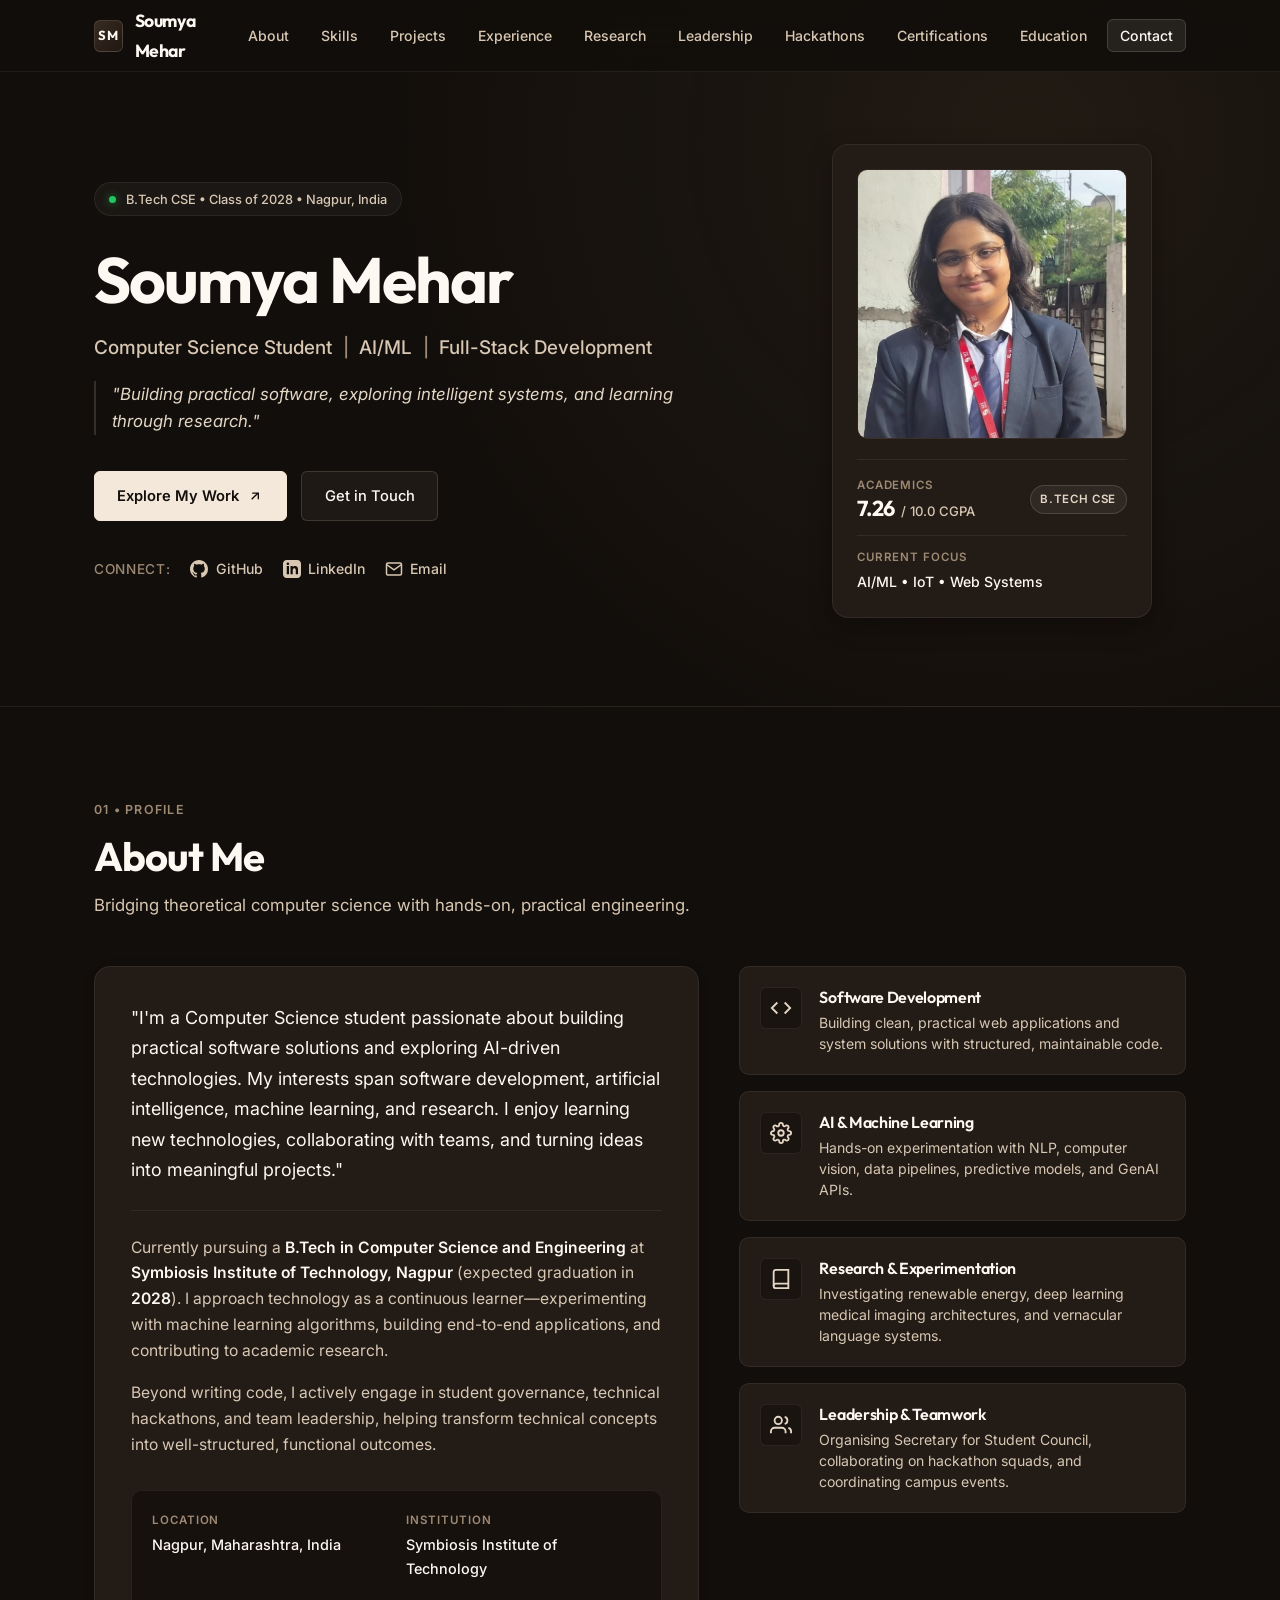
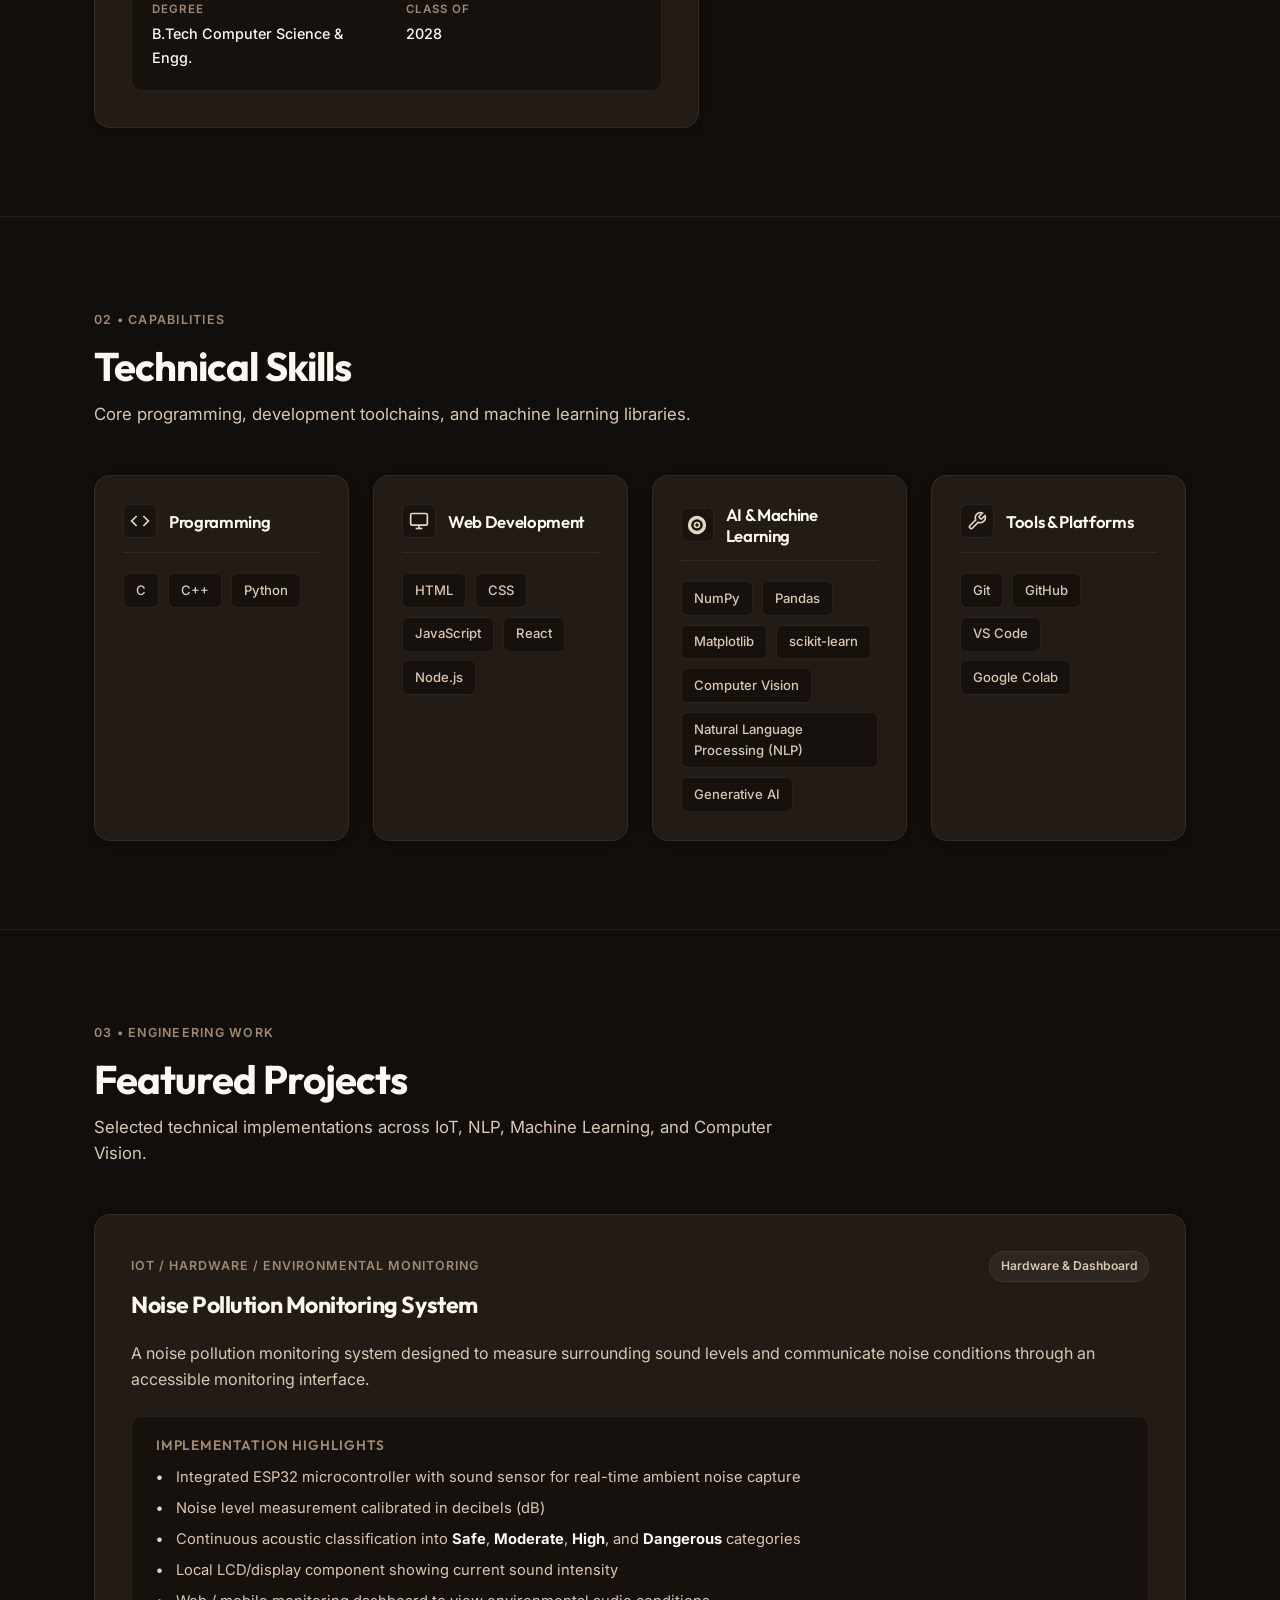
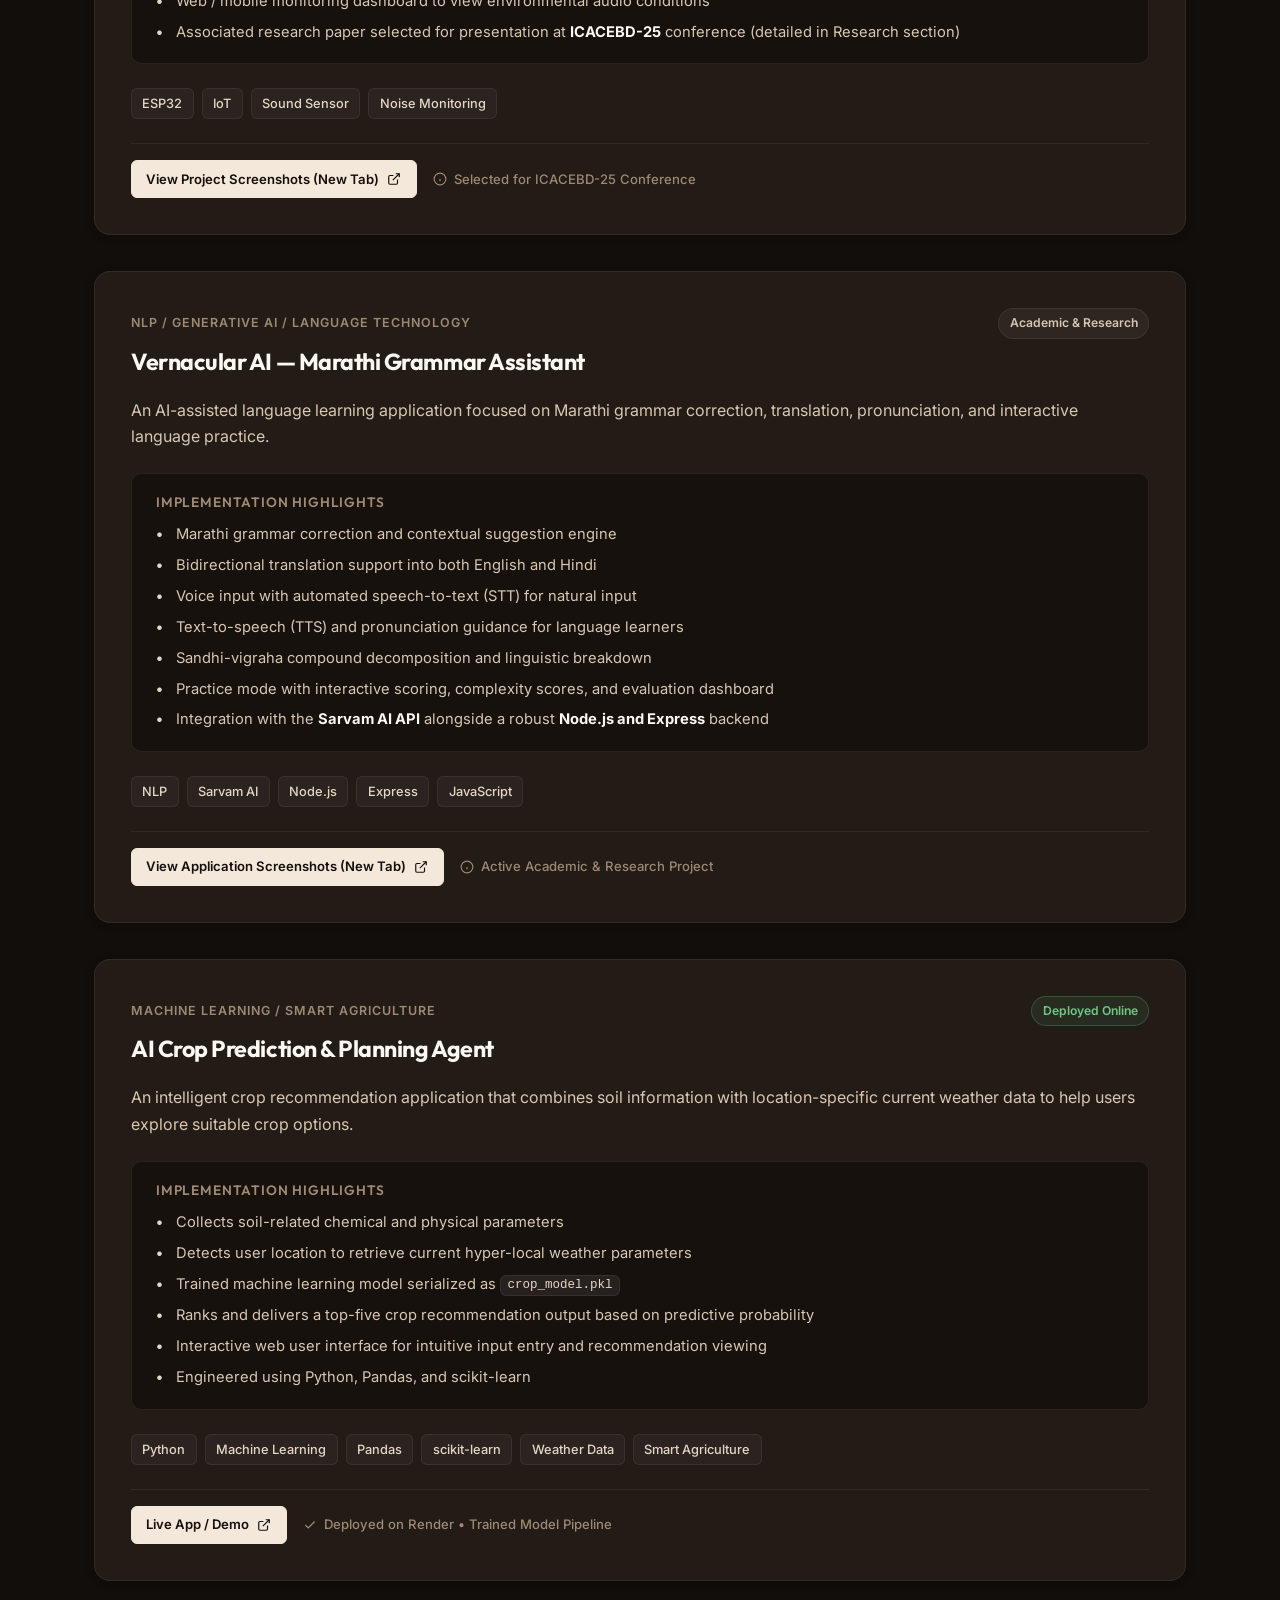
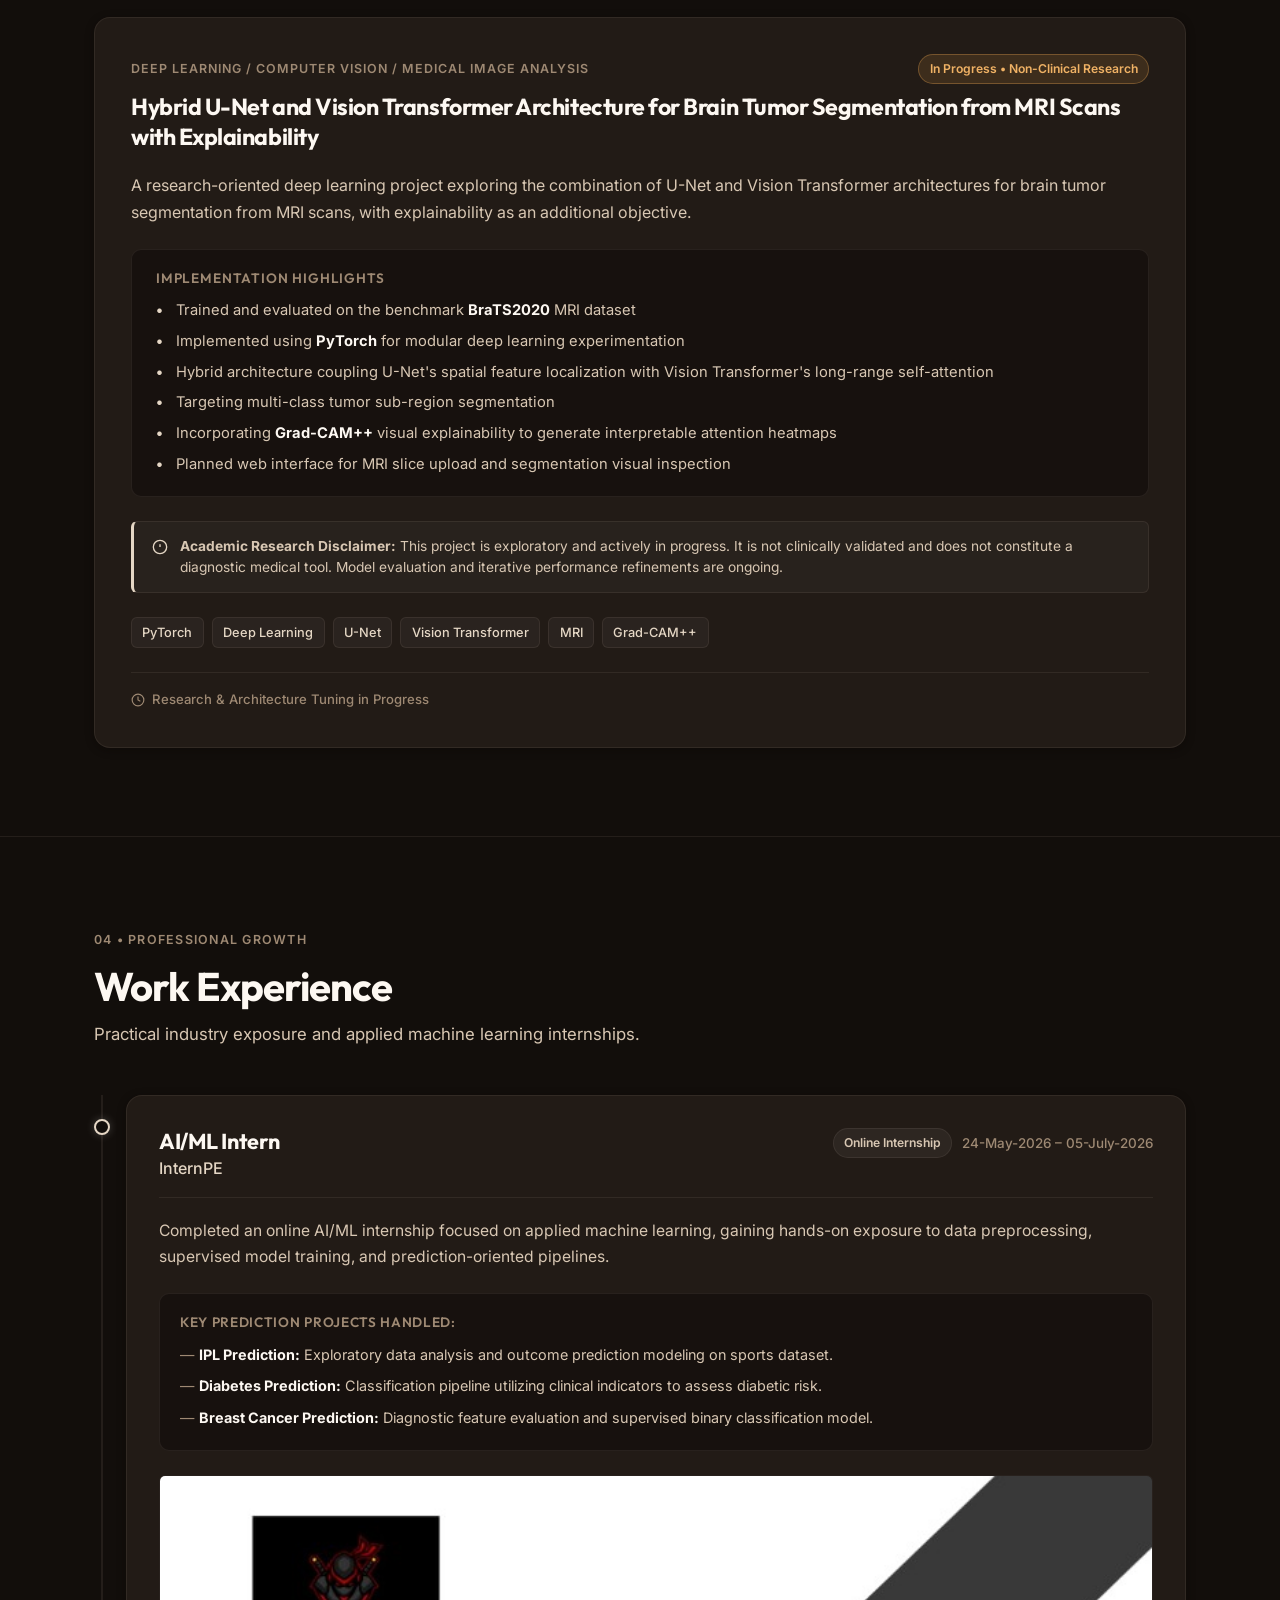
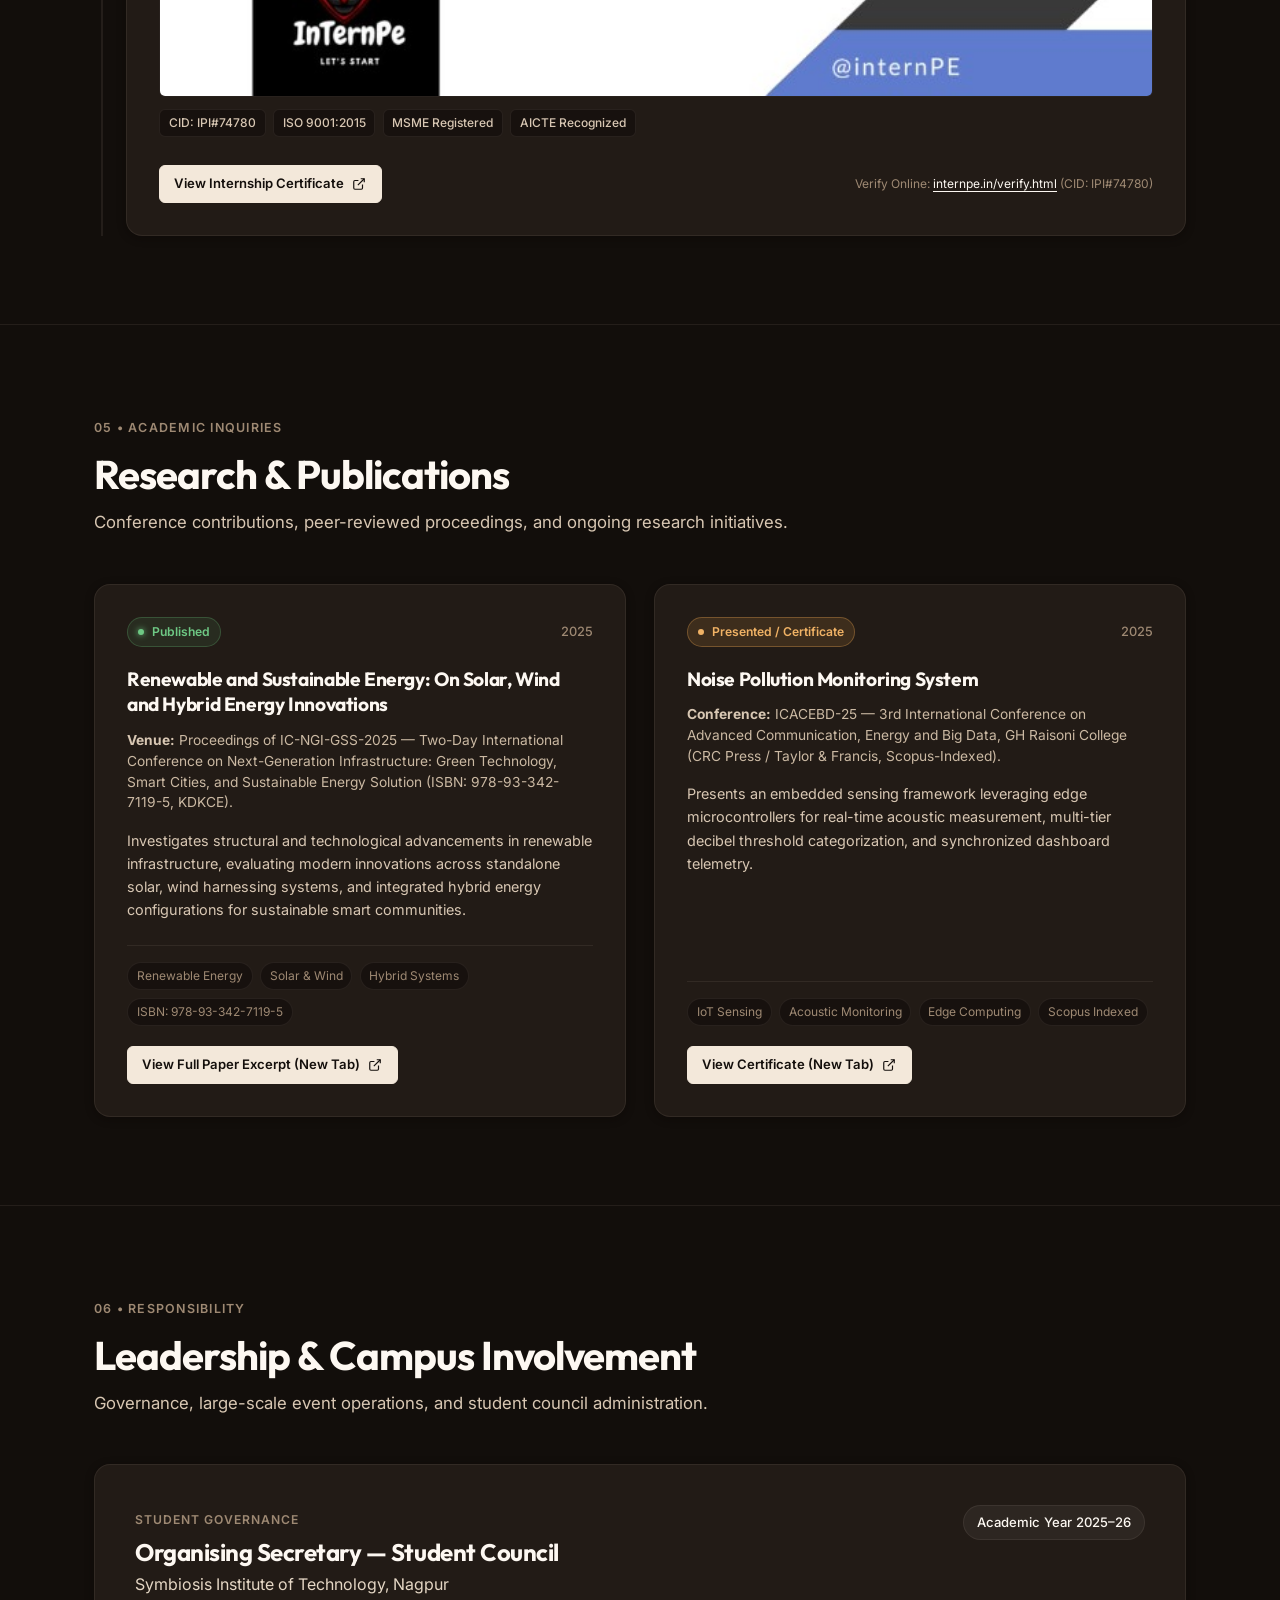
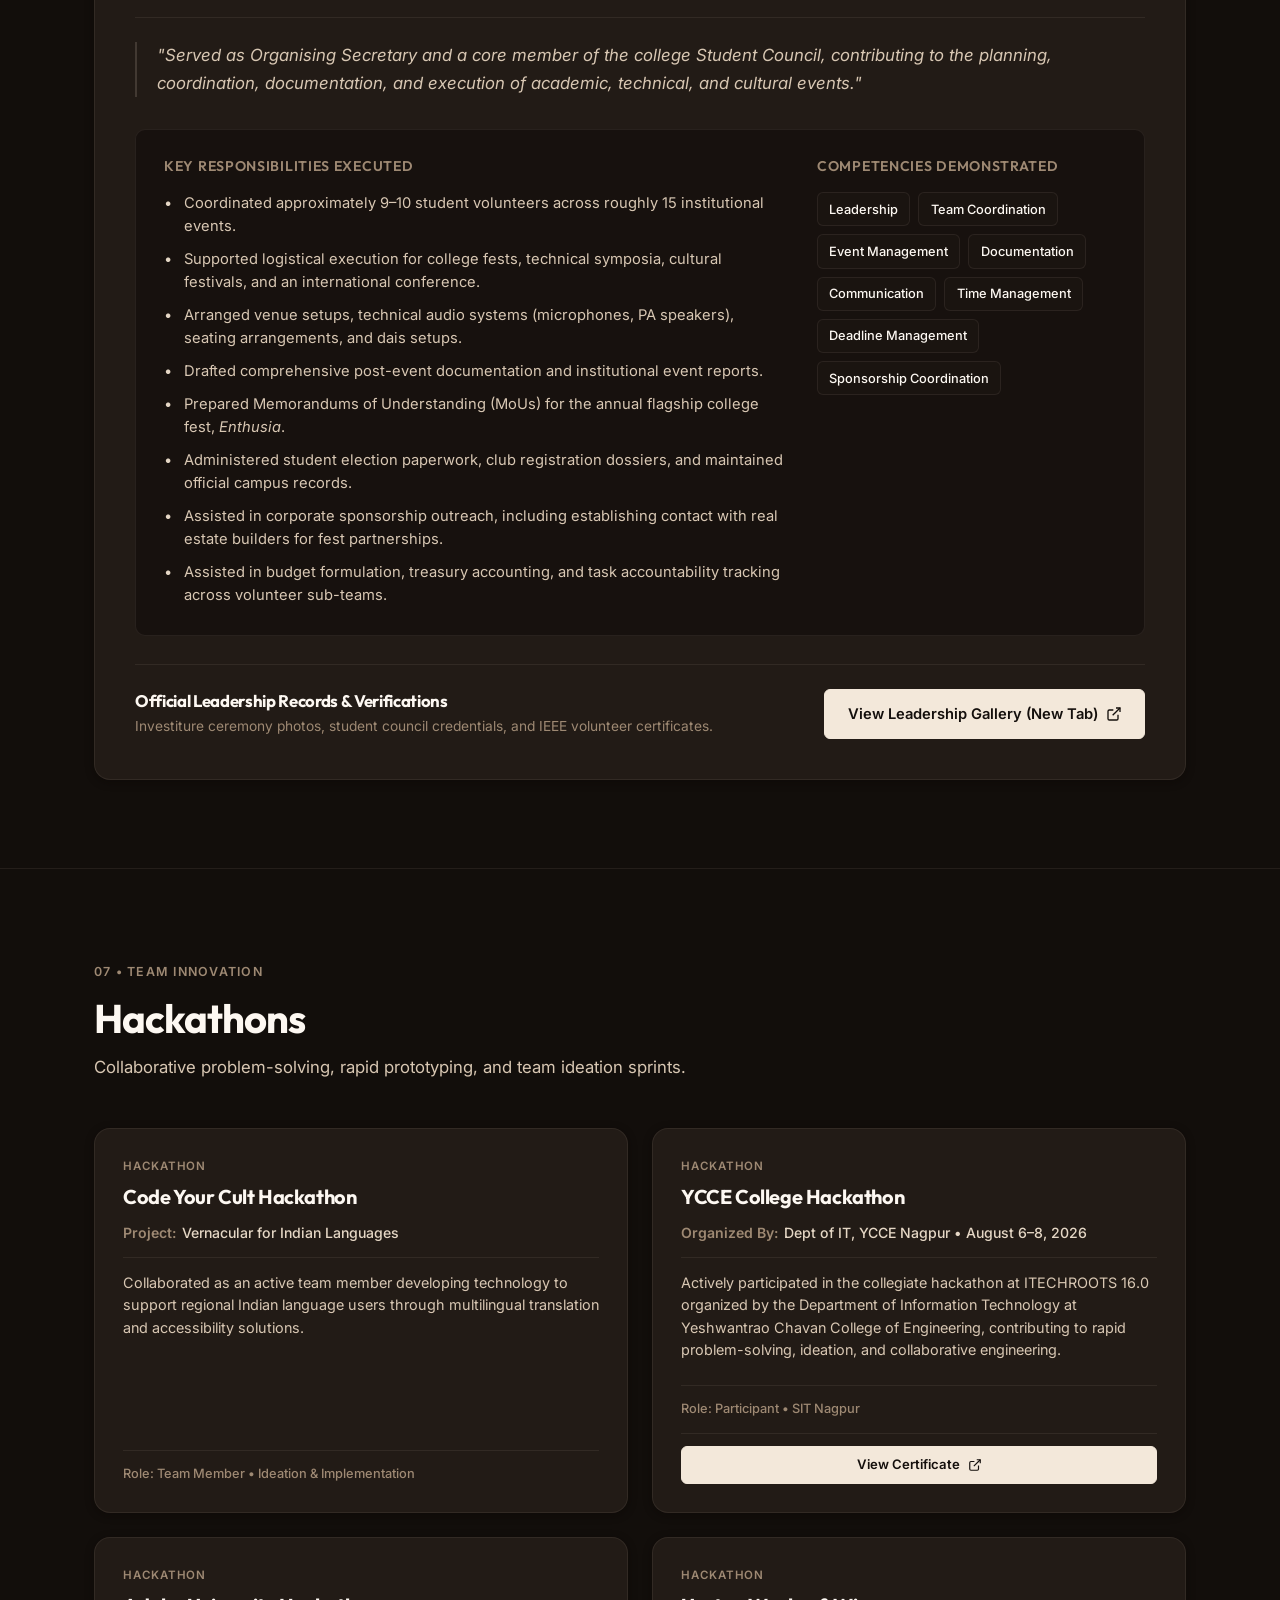
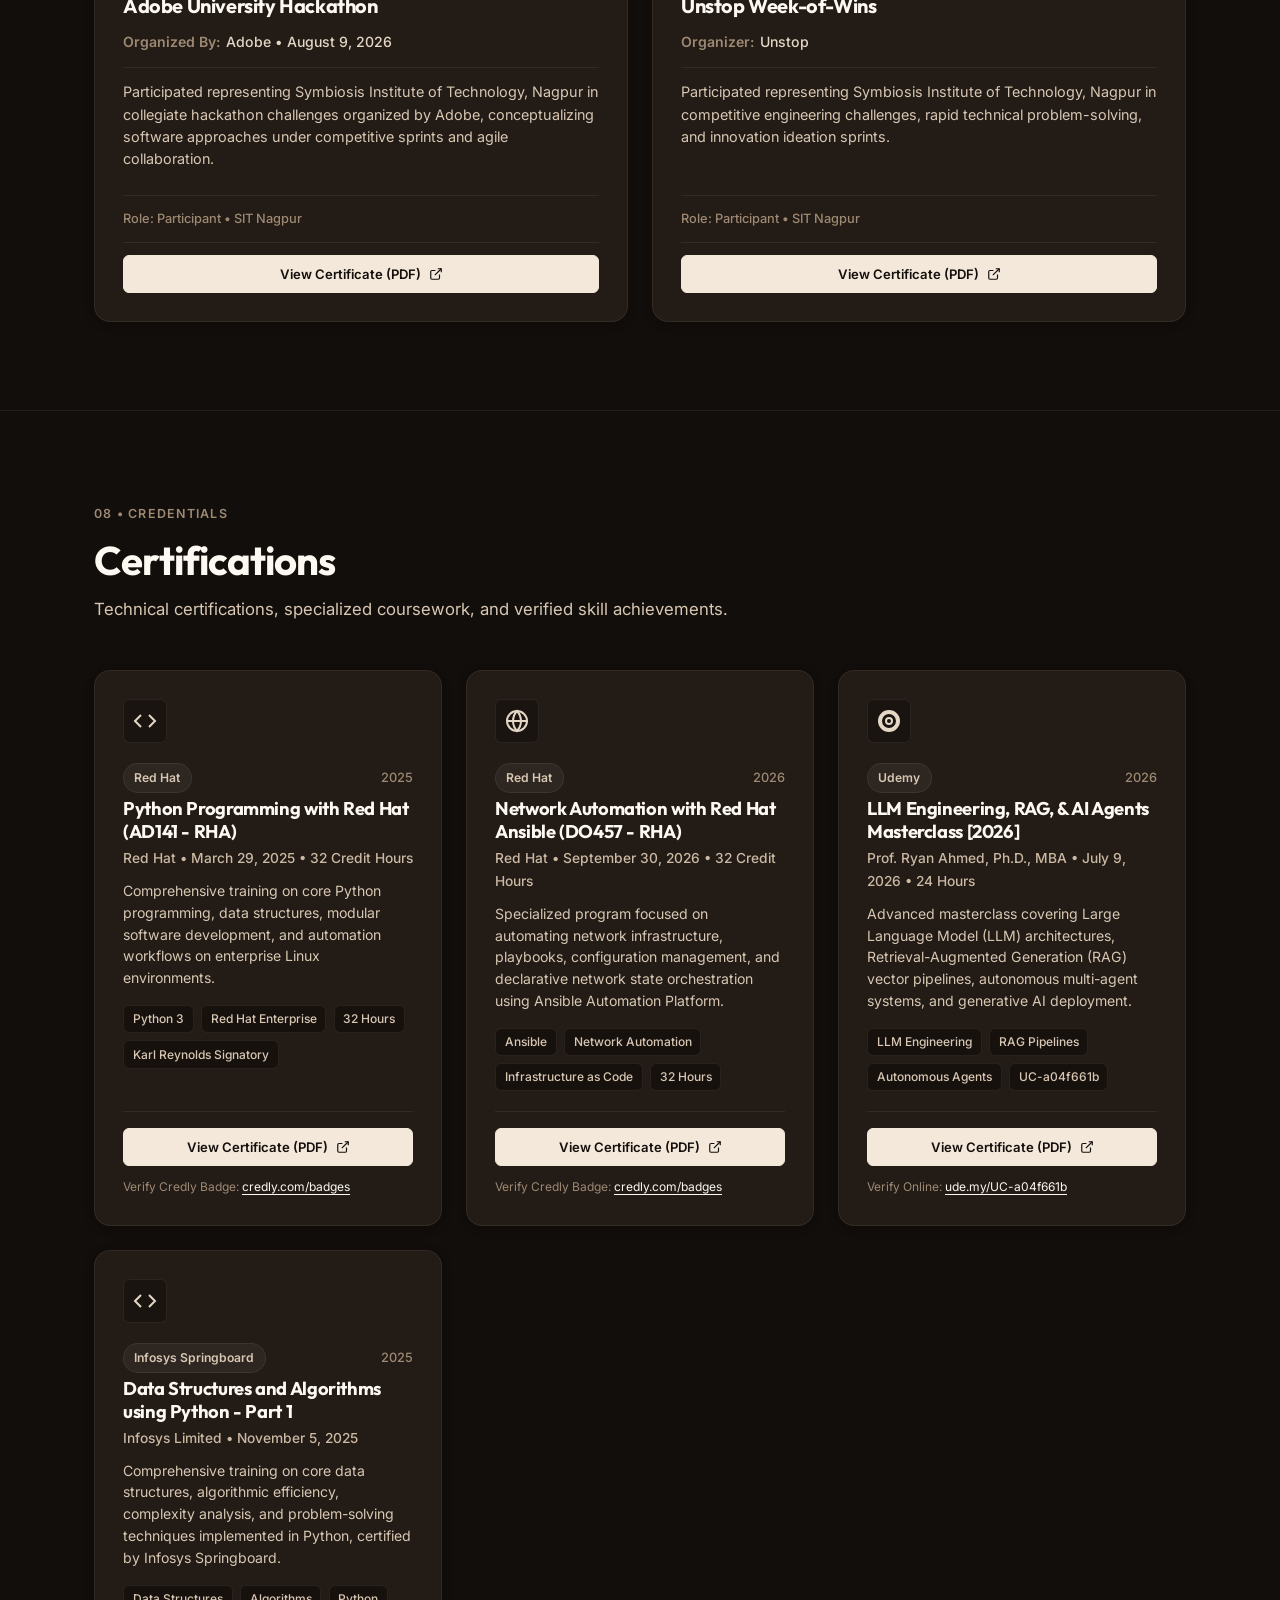
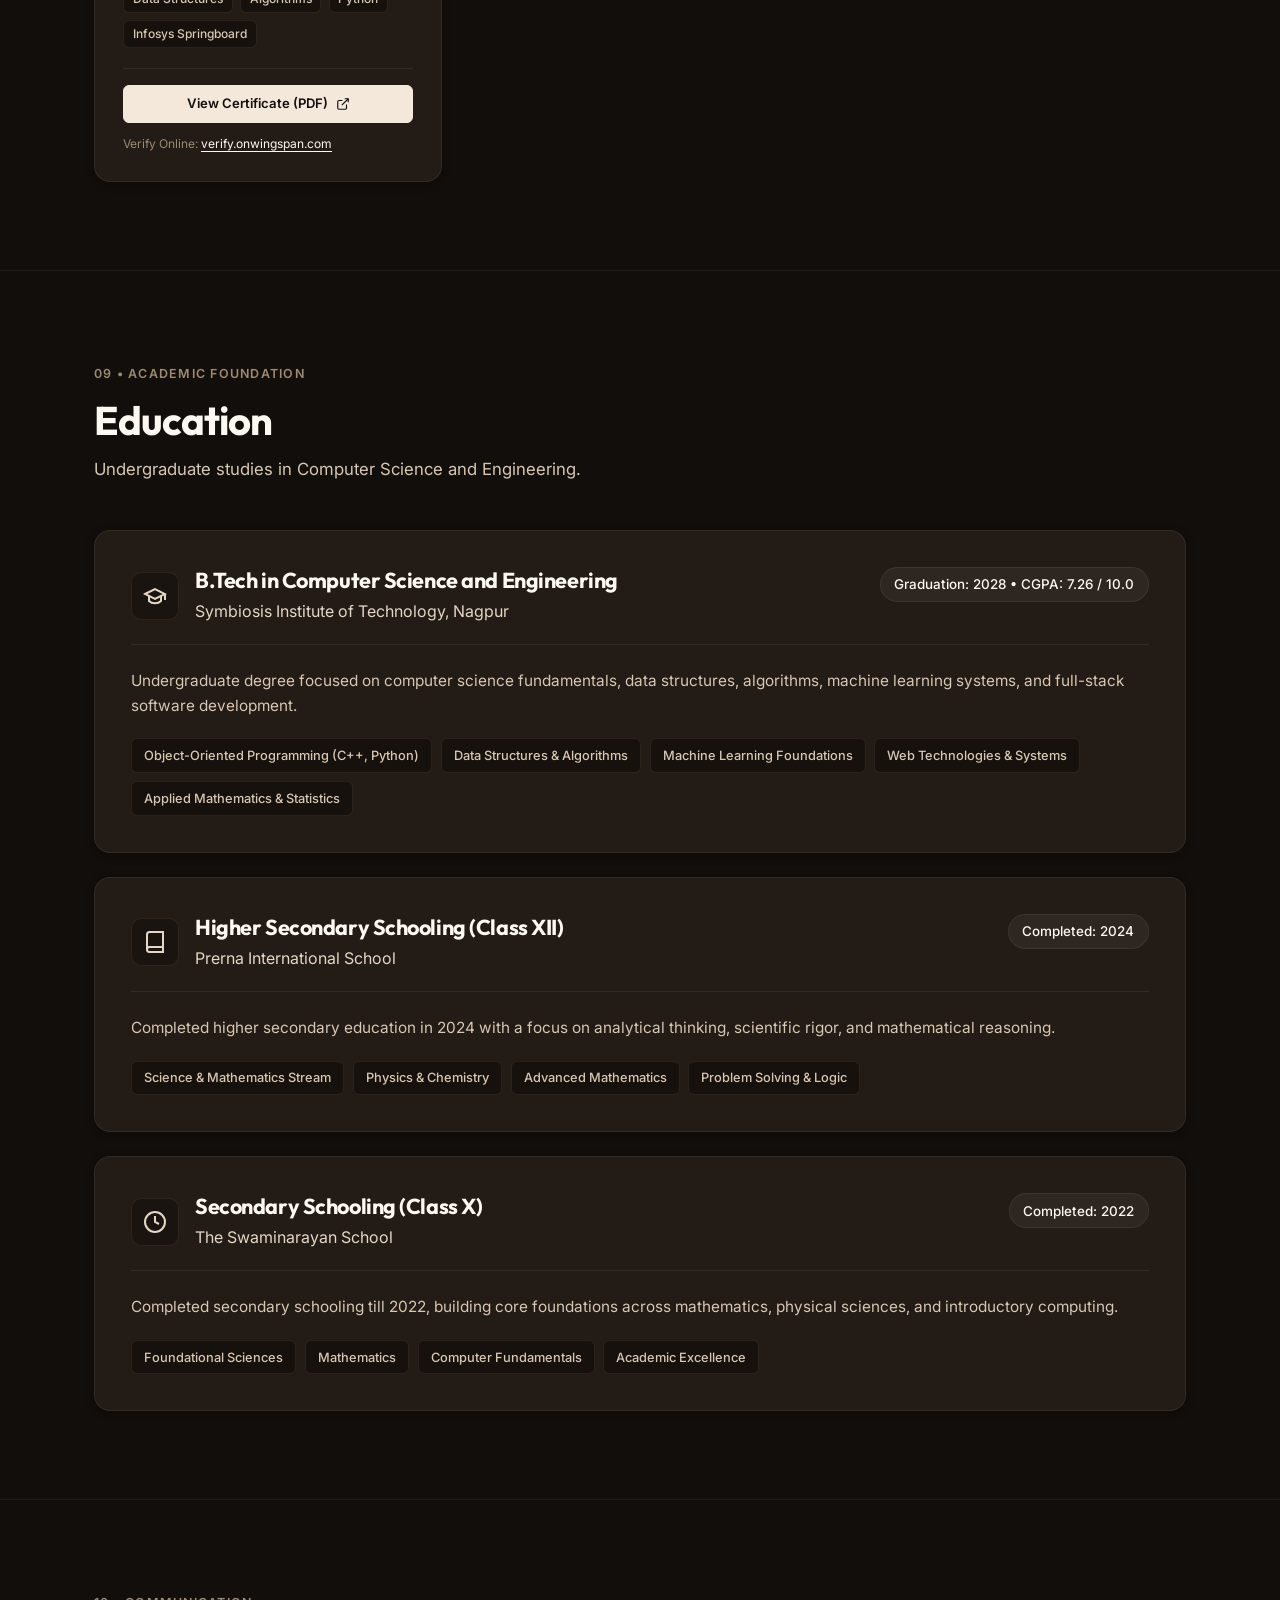
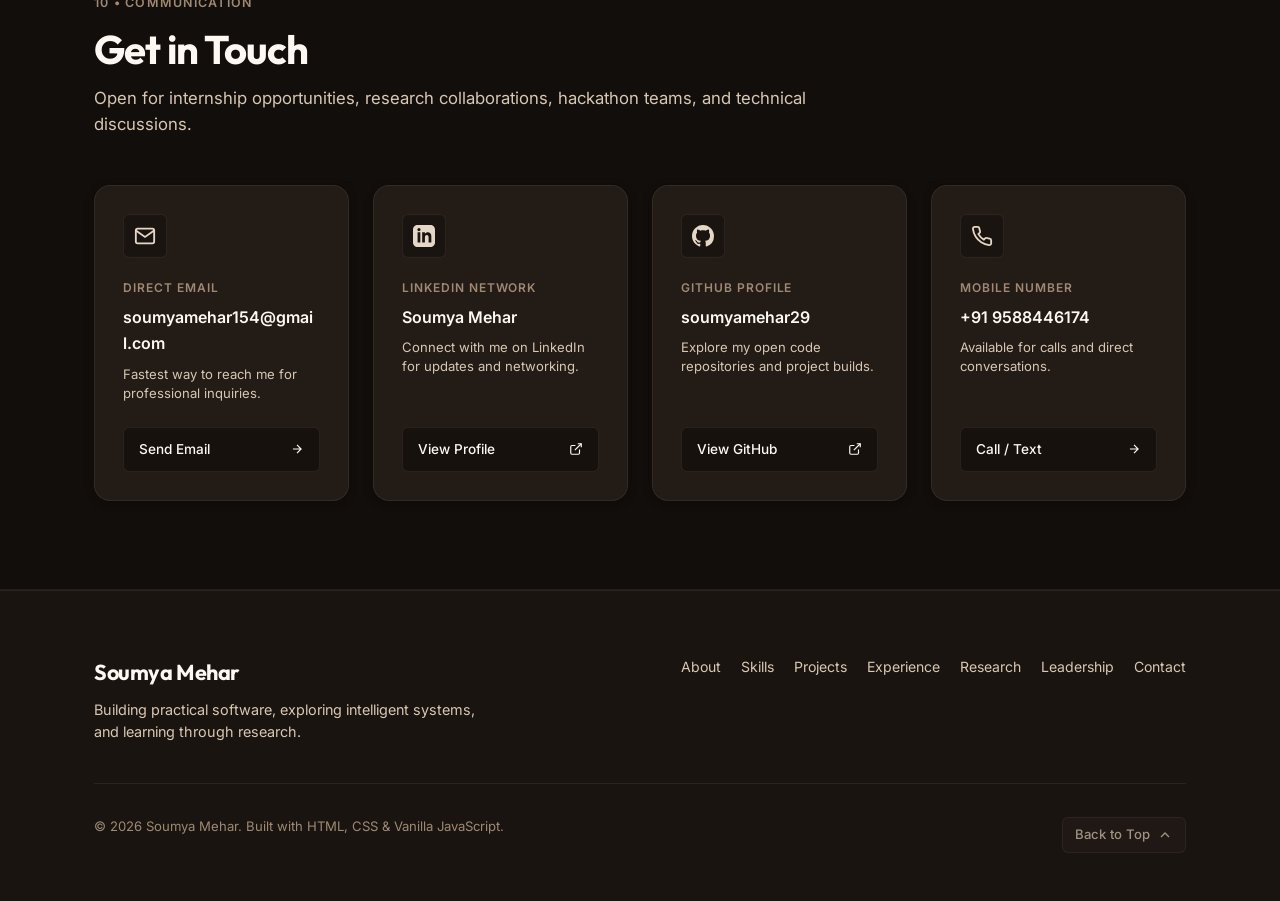
<file: index.html>
<!DOCTYPE html>
<html lang="en">
<head>
  <meta charset="UTF-8">
  <meta name="viewport" content="width=device-width, initial-scale=1.0">
  <meta http-equiv="X-UA-Compatible" content="ie=edge">
  
  <!-- SEO & Primary Meta Tags -->
  <title>Soumya Mehar | Computer Science Student & Developer</title>
  <meta name="title" content="Soumya Mehar | Computer Science Student & Developer">
  <meta name="description" content="Personal portfolio of Soumya Mehar, B.Tech Computer Science student at Symbiosis Institute of Technology, Nagpur. Interested in AI/ML, Full-Stack Development, and Academic Research.">
  <meta name="author" content="Soumya Mehar">
  <meta name="keywords" content="Soumya Mehar, Portfolio, Computer Science, AI, ML, Machine Learning, Deep Learning, SIT Nagpur, Full-Stack Development, IoT">
  <meta name="theme-color" content="#0b0f17">

  <!-- Open Graph / Facebook / LinkedIn -->
  <meta property="og:type" content="website">
  <meta property="og:title" content="Soumya Mehar | Computer Science Student & Developer">
  <meta property="og:description" content="Personal portfolio of Soumya Mehar — Computer Science student passionate about practical software solutions, AI/ML systems, and research.">
  
  <!-- Google Fonts: Inter & Outfit -->
  <link rel="preconnect" href="https://fonts.googleapis.com">
  <link rel="preconnect" href="https://fonts.gstatic.com" crossorigin>
  <link href="https://fonts.googleapis.com/css2?family=Inter:wght@300;400;500;600;700&family=Outfit:wght@400;500;600;700&display=swap" rel="stylesheet">
  
  <!-- Main Stylesheet -->
  <link rel="stylesheet" href="style.css">
</head>
<body id="top">

  <!-- =========================================================================
       NAVIGATION BAR
       ========================================================================= -->
  <header class="site-header" id="header">
    <div class="container nav-container">
      <a href="#top" class="brand-logo" aria-label="Soumya Mehar - Home">
        <span class="brand-badge">SM</span>
        <span class="brand-text">Soumya Mehar</span>
      </a>

      <!-- Desktop Navigation Menu -->
      <nav class="nav-menu" id="nav-menu" aria-label="Primary Navigation">
        <ul class="nav-list">
          <li class="nav-item"><a href="#about" class="nav-link">About</a></li>
          <li class="nav-item"><a href="#skills" class="nav-link">Skills</a></li>
          <li class="nav-item"><a href="#projects" class="nav-link">Projects</a></li>
          <li class="nav-item"><a href="#experience" class="nav-link">Experience</a></li>
          <li class="nav-item"><a href="#research" class="nav-link">Research</a></li>
          <li class="nav-item"><a href="#leadership" class="nav-link">Leadership</a></li>
          <li class="nav-item"><a href="#hackathons" class="nav-link">Hackathons</a></li>
          <li class="nav-item"><a href="#certificates" class="nav-link">Certifications</a></li>
          <li class="nav-item"><a href="#education" class="nav-link">Education</a></li>
          <li class="nav-item"><a href="#contact" class="nav-link nav-link-cta">Contact</a></li>
        </ul>
      </nav>

      <!-- Mobile Menu Toggle Button -->
      <button class="nav-toggle" id="nav-toggle" aria-label="Toggle navigation menu" aria-expanded="false" aria-controls="nav-menu">
        <span class="hamburger-bar"></span>
        <span class="hamburger-bar"></span>
        <span class="hamburger-bar"></span>
      </button>
    </div>
  </header>

  <main>
    <!-- =========================================================================
         HERO SECTION
         ========================================================================= -->
    <section class="hero-section" id="home">
      <div class="container hero-container">
        <div class="hero-content">
          <!-- Status Pill -->
          <div class="status-pill">
            <span class="status-dot"></span>
            <span>B.Tech CSE &bull; Class of 2028 &bull; Nagpur, India</span>
          </div>

          <h1 class="hero-name">Soumya Mehar</h1>
          
          <p class="hero-headline">
            Computer Science Student <span class="divider">|</span> AI/ML <span class="divider">|</span> Full-Stack Development
          </p>

          <p class="hero-tagline">
            "Building practical software, exploring intelligent systems, and learning through research."
          </p>

          <!-- Primary Hero Actions -->
          <div class="hero-actions">
            <a href="#projects" class="btn btn-primary">
              <span>Explore My Work</span>
              <svg class="btn-icon" width="16" height="16" viewBox="0 0 24 24" fill="none" stroke="currentColor" stroke-width="2"><path d="M7 17l9.2-9.2M17 17V7.8H7.8"/></svg>
            </a>
            <a href="#contact" class="btn btn-secondary">
              <span>Get in Touch</span>
            </a>
            
            <!-- RESUME BUTTON NOTE:
                 To activate direct download once your resume is ready:
                 1. Place your PDF inside 'assets/resume.pdf'
                 2. Change class from 'btn-disabled' to 'btn-secondary' and uncomment the download attribute below.
            -->
            <!-- 
            <a href="assets/resume.pdf" class="btn btn-secondary" download="Soumya_Mehar_Resume.pdf" target="_blank" rel="noopener noreferrer">
              <span>Resume PDF</span>
            </a>
            -->
          </div>

          <!-- Social Links -->
          <div class="hero-socials">
            <span class="social-label">Connect:</span>
            <a href="https://github.com/soumyamehar29" target="_blank" rel="noopener noreferrer" class="social-link" aria-label="GitHub Profile">
              <svg width="18" height="18" viewBox="0 0 24 24" fill="currentColor"><path d="M12 0C5.37 0 0 5.37 0 12c0 5.31 3.435 9.795 8.205 11.385.6.105.825-.255.825-.57 0-.285-.015-1.23-.015-2.235-3.015.555-3.795-.735-4.035-1.41-.135-.345-.72-1.41-1.23-1.695-.42-.225-1.02-.78-.015-.795.945-.015 1.62.87 1.845 1.23 1.08 1.815 2.805 1.305 3.495.99.105-.78.42-1.305.765-1.605-2.67-.3-5.46-1.335-5.46-5.925 0-1.305.465-2.385 1.23-3.225-.12-.3-.54-1.53.12-3.18 0 0 1.005-.315 3.3 1.23.96-.27 1.98-.405 3-.405s2.04.135 3 .405c2.295-1.56 3.3-1.23 3.3-1.23.66 1.65.24 2.88.12 3.18.765.84 1.23 1.905 1.23 3.225 0 4.605-2.805 5.625-5.475 5.925.435.375.81 1.095.81 2.22 0 1.605-.015 2.895-.015 3.3 0 .315.225.69.825.57A12.02 12.02 0 0024 12c0-6.63-5.37-12-12-12z"/></svg>
              <span>GitHub</span>
            </a>
            <a href="https://www.linkedin.com/in/soumya-mehar-458115320/" target="_blank" rel="noopener noreferrer" class="social-link" aria-label="LinkedIn Profile">
              <svg width="18" height="18" viewBox="0 0 24 24" fill="currentColor"><path d="M19 0h-14c-2.761 0-5 2.239-5 5v14c0 2.761 2.239 5 5 5h14c2.762 0 5-2.239 5-5v-14c0-2.761-2.238-5-5-5zm-11 19h-3v-11h3v11zm-1.5-12.268c-.966 0-1.75-.79-1.75-1.764s.784-1.764 1.75-1.764 1.75.79 1.75 1.764-.783 1.764-1.75 1.764zm13.5 12.268h-3v-5.604c0-3.368-4-3.113-4 0v5.604h-3v-11h3v1.765c1.396-2.586 7-2.777 7 2.476v6.759z"/></svg>
              <span>LinkedIn</span>
            </a>
            <a href="mailto:soumyamehar154@gmail.com" class="social-link" aria-label="Send Email">
              <svg width="18" height="18" viewBox="0 0 24 24" fill="none" stroke="currentColor" stroke-width="2"><path d="M4 4h16c1.1 0 2 .9 2 2v12c0 1.1-.9 2-2 2H4c-1.1 0-2-.9-2-2V6c0-1.1.9-2 2-2z"/><polyline points="22,6 12,13 2,6"/></svg>
              <span>Email</span>
            </a>
          </div>
        </div>

        <!-- Profile Photo / Fallback Avatar Card -->
        <div class="hero-visual">
          <div class="avatar-card">
            <div class="avatar-frame">
              <!-- If assets/profile.jpg is added, this image displays. Otherwise, fallback triggers gracefully. -->
              <img 
                src="assets/profile.jpg" 
                alt="Soumya Mehar - Profile Photo" 
                class="avatar-image" 
                id="hero-profile-img"
                onerror="this.style.display='none'; document.getElementById('avatar-fallback').style.display='flex';"
              >
              <!-- Tasteful Initials Placeholder (Active by default until image exists) -->
              <div class="avatar-fallback" id="avatar-fallback">
                <span class="avatar-initials">SM</span>
                <span class="avatar-caption">Soumya Mehar</span>
              </div>
            </div>
            <div class="avatar-meta">
              <div class="avatar-stat-row">
                <div class="avatar-stat-col">
                  <span class="meta-label">Academics</span>
                  <div class="meta-cgpa">
                    <span class="cgpa-number">7.26</span>
                    <span class="cgpa-scale">/ 10.0 CGPA</span>
                  </div>
                </div>
                <div class="cgpa-badge">B.Tech CSE</div>
              </div>
              <div class="avatar-divider"></div>
              <div class="avatar-stat-item">
                <span class="meta-label">Current Focus</span>
                <span class="meta-value">AI/ML &bull; IoT &bull; Web Systems</span>
              </div>
            </div>
          </div>
        </div>
      </div>
    </section>

    <!-- =========================================================================
         ABOUT SECTION
         ========================================================================= -->
    <section class="section about-section" id="about">
      <div class="container">
        <div class="section-header">
          <span class="section-tag">01 &bull; Profile</span>
          <h2 class="section-title">About Me</h2>
          <p class="section-subtitle">Bridging theoretical computer science with hands-on, practical engineering.</p>
        </div>

        <div class="about-grid">
          <div class="about-main-card">
            <p class="about-intro-lead">
              "I'm a Computer Science student passionate about building practical software solutions and exploring AI-driven technologies. My interests span software development, artificial intelligence, machine learning, and research. I enjoy learning new technologies, collaborating with teams, and turning ideas into meaningful projects."
            </p>

            <div class="about-details">
              <p>
                Currently pursuing a <strong>B.Tech in Computer Science and Engineering</strong> at <strong>Symbiosis Institute of Technology, Nagpur</strong> (expected graduation in <strong>2028</strong>). I approach technology as a continuous learner—experimenting with machine learning algorithms, building end-to-end applications, and contributing to academic research.
              </p>
              <p>
                Beyond writing code, I actively engage in student governance, technical hackathons, and team leadership, helping transform technical concepts into well-structured, functional outcomes.
              </p>
            </div>

            <!-- Profile Summary Points -->
            <div class="about-meta-list">
              <div class="meta-item">
                <span class="meta-title">Location</span>
                <span class="meta-detail">Nagpur, Maharashtra, India</span>
              </div>
              <div class="meta-item">
                <span class="meta-title">Institution</span>
                <span class="meta-detail">Symbiosis Institute of Technology</span>
              </div>
              <div class="meta-item">
                <span class="meta-title">Degree</span>
                <span class="meta-detail">B.Tech Computer Science & Engg.</span>
              </div>
              <div class="meta-item">
                <span class="meta-title">Class of</span>
                <span class="meta-detail">2028</span>
              </div>
            </div>
          </div>

          <!-- 4 Core Pillars -->
          <div class="about-pillars">
            <div class="pillar-card">
              <div class="pillar-icon">
                <svg width="22" height="22" viewBox="0 0 24 24" fill="none" stroke="currentColor" stroke-width="2"><polyline points="16 18 22 12 16 6"/><polyline points="8 6 2 12 8 18"/></svg>
              </div>
              <div class="pillar-content">
                <h3 class="pillar-title">Software Development</h3>
                <p class="pillar-desc">Building clean, practical web applications and system solutions with structured, maintainable code.</p>
              </div>
            </div>

            <div class="pillar-card">
              <div class="pillar-icon">
                <svg width="22" height="22" viewBox="0 0 24 24" fill="none" stroke="currentColor" stroke-width="2"><circle cx="12" cy="12" r="3"/><path d="M19.4 15a1.65 1.65 0 0 0 .33 1.82l.06.06a2 2 0 0 1 0 2.83 2 2 0 0 1-2.83 0l-.06-.06a1.65 1.65 0 0 0-1.82-.33 1.65 1.65 0 0 0-1 1.51V21a2 2 0 0 1-2 2 2 2 0 0 1-2-2v-.09A1.65 1.65 0 0 0 9 19.4a1.65 1.65 0 0 0-1.82.33l-.06.06a2 2 0 0 1-2.83 0 2 2 0 0 1 0-2.83l.06-.06a1.65 1.65 0 0 0 .33-1.82 1.65 1.65 0 0 0-1.51-1H3a2 2 0 0 1-2-2 2 2 0 0 1 2-2h.09A1.65 1.65 0 0 0 4.6 9a1.65 1.65 0 0 0-.33-1.82l-.06-.06a2 2 0 0 1 0-2.83 2 2 0 0 1 2.83 0l.06.06a1.65 1.65 0 0 0 1.82.33H9a1.65 1.65 0 0 0 1-1.51V3a2 2 0 0 1 2-2 2 2 0 0 1 2 2v.09a1.65 1.65 0 0 0 1 1.51 1.65 1.65 0 0 0 1.82-.33l.06-.06a2 2 0 0 1 2.83 0 2 2 0 0 1 0 2.83l-.06.06a1.65 1.65 0 0 0-.33 1.82V9a1.65 1.65 0 0 0 1.51 1H21a2 2 0 0 1 2 2 2 2 0 0 1-2 2h-.09a1.65 1.65 0 0 0-1.51 1z"/></svg>
              </div>
              <div class="pillar-content">
                <h3 class="pillar-title">AI & Machine Learning</h3>
                <p class="pillar-desc">Hands-on experimentation with NLP, computer vision, data pipelines, predictive models, and GenAI APIs.</p>
              </div>
            </div>

            <div class="pillar-card">
              <div class="pillar-icon">
                <svg width="22" height="22" viewBox="0 0 24 24" fill="none" stroke="currentColor" stroke-width="2"><path d="M4 19.5A2.5 2.5 0 0 1 6.5 17H20"/><path d="M6.5 2H20v20H6.5A2.5 2.5 0 0 1 4 19.5v-15A2.5 2.5 0 0 1 6.5 2z"/></svg>
              </div>
              <div class="pillar-content">
                <h3 class="pillar-title">Research & Experimentation</h3>
                <p class="pillar-desc">Investigating renewable energy, deep learning medical imaging architectures, and vernacular language systems.</p>
              </div>
            </div>

            <div class="pillar-card">
              <div class="pillar-icon">
                <svg width="22" height="22" viewBox="0 0 24 24" fill="none" stroke="currentColor" stroke-width="2"><path d="M17 21v-2a4 4 0 0 0-4-4H5a4 4 0 0 0-4 4v2"/><circle cx="9" cy="7" r="4"/><path d="M23 21v-2a4 4 0 0 0-3-3.87"/><path d="M16 3.13a4 4 0 0 1 0 7.75"/></svg>
              </div>
              <div class="pillar-content">
                <h3 class="pillar-title">Leadership & Teamwork</h3>
                <p class="pillar-desc">Organising Secretary for Student Council, collaborating on hackathon squads, and coordinating campus events.</p>
              </div>
            </div>
          </div>
        </div>
      </div>
    </section>

    <!-- =========================================================================
         SKILLS SECTION
         ========================================================================= -->
    <section class="section skills-section" id="skills">
      <div class="container">
        <div class="section-header">
          <span class="section-tag">02 &bull; Capabilities</span>
          <h2 class="section-title">Technical Skills</h2>
          <p class="section-subtitle">Core programming, development toolchains, and machine learning libraries.</p>
        </div>

        <div class="skills-grid">
          <!-- Programming Languages -->
          <div class="skill-category-card">
            <div class="skill-category-header">
              <div class="category-icon">
                <svg width="20" height="20" viewBox="0 0 24 24" fill="none" stroke="currentColor" stroke-width="2"><polyline points="16 18 22 12 16 6"/><polyline points="8 6 2 12 8 18"/></svg>
              </div>
              <h3 class="category-title">Programming</h3>
            </div>
            <div class="skill-tags">
              <span class="skill-tag">C</span>
              <span class="skill-tag">C++</span>
              <span class="skill-tag">Python</span>
            </div>
          </div>

          <!-- Web Development -->
          <div class="skill-category-card">
            <div class="skill-category-header">
              <div class="category-icon">
                <svg width="20" height="20" viewBox="0 0 24 24" fill="none" stroke="currentColor" stroke-width="2"><rect x="2" y="3" width="20" height="14" rx="2" ry="2"/><line x1="8" y1="21" x2="16" y2="21"/><line x1="12" y1="17" x2="12" y2="21"/></svg>
              </div>
              <h3 class="category-title">Web Development</h3>
            </div>
            <div class="skill-tags">
              <span class="skill-tag">HTML</span>
              <span class="skill-tag">CSS</span>
              <span class="skill-tag">JavaScript</span>
              <span class="skill-tag">React</span>
              <span class="skill-tag">Node.js</span>
            </div>
          </div>

          <!-- AI & Machine Learning -->
          <div class="skill-category-card">
            <div class="skill-category-header">
              <div class="category-icon">
                <svg width="20" height="20" viewBox="0 0 24 24" fill="none" stroke="currentColor" stroke-width="2"><path d="M12 2a10 10 0 1 0 10 10A10 10 0 0 0 12 2zm0 18a8 8 0 1 1 8-8 8 8 0 0 1-8 8z"/><circle cx="12" cy="12" r="3"/></svg>
              </div>
              <h3 class="category-title">AI & Machine Learning</h3>
            </div>
            <div class="skill-tags">
              <span class="skill-tag">NumPy</span>
              <span class="skill-tag">Pandas</span>
              <span class="skill-tag">Matplotlib</span>
              <span class="skill-tag">scikit-learn</span>
              <span class="skill-tag">Computer Vision</span>
              <span class="skill-tag">Natural Language Processing (NLP)</span>
              <span class="skill-tag">Generative AI</span>
            </div>
          </div>

          <!-- Tools & Platforms -->
          <div class="skill-category-card">
            <div class="skill-category-header">
              <div class="category-icon">
                <svg width="20" height="20" viewBox="0 0 24 24" fill="none" stroke="currentColor" stroke-width="2"><path d="M14.7 6.3a1 1 0 0 0 0 1.4l1.6 1.6a1 1 0 0 0 1.4 0l3.77-3.77a6 6 0 0 1-7.94 7.94l-6.91 6.91a2.12 2.12 0 0 1-3-3l6.91-6.91a6 6 0 0 1 7.94-7.94l-3.76 3.76z"/></svg>
              </div>
              <h3 class="category-title">Tools & Platforms</h3>
            </div>
            <div class="skill-tags">
              <span class="skill-tag">Git</span>
              <span class="skill-tag">GitHub</span>
              <span class="skill-tag">VS Code</span>
              <span class="skill-tag">Google Colab</span>
            </div>
          </div>
        </div>
      </div>
    </section>

    <!-- =========================================================================
         FEATURED PROJECTS SECTION
         ========================================================================= -->
    <section class="section projects-section" id="projects">
      <div class="container">
        <div class="section-header">
          <span class="section-tag">03 &bull; Engineering Work</span>
          <h2 class="section-title">Featured Projects</h2>
          <p class="section-subtitle">Selected technical implementations across IoT, NLP, Machine Learning, and Computer Vision.</p>
        </div>

        <div class="projects-list">

          <!-- PROJECT 1: Noise Pollution Monitoring System -->
          <article class="project-card">
            <div class="project-header">
              <div class="project-title-area">
                <div class="project-meta-row">
                  <span class="project-type">IoT / Hardware / Environmental Monitoring</span>
                  <span class="badge badge-subtle">Hardware & Dashboard</span>
                </div>
                <h3 class="project-title">Noise Pollution Monitoring System</h3>
              </div>
            </div>

            <div class="project-body">
              <p class="project-description">
                A noise pollution monitoring system designed to measure surrounding sound levels and communicate noise conditions through an accessible monitoring interface.
              </p>

              <!-- Feature Highlights -->
              <div class="project-features">
                <h4 class="features-heading">Implementation Highlights</h4>
                <ul class="features-list">
                  <li>Integrated ESP32 microcontroller with sound sensor for real-time ambient noise capture</li>
                  <li>Noise level measurement calibrated in decibels (dB)</li>
                  <li>Continuous acoustic classification into <strong>Safe</strong>, <strong>Moderate</strong>, <strong>High</strong>, and <strong>Dangerous</strong> categories</li>
                  <li>Local LCD/display component showing current sound intensity</li>
                  <li>Web / mobile monitoring dashboard to view environmental audio conditions</li>
                  <li>Associated research paper selected for presentation at <strong>ICACEBD-25</strong> conference (detailed in Research section)</li>
                </ul>
              </div>

              <div class="project-tech-stack">
                <span class="tech-tag">ESP32</span>
                <span class="tech-tag">IoT</span>
                <span class="tech-tag">Sound Sensor</span>
                <span class="tech-tag">Noise Monitoring</span>
              </div>

              <!-- Configurable Project Links:
                   To link an active repo or demo, update the href and remove the 'is-disabled' class.
              -->
              <div class="project-links">
                <a href="noise-pollution-gallery.html" target="_blank" rel="noopener noreferrer" class="btn btn-primary btn-sm">
                  <span>View Project Screenshots (New Tab)</span>
                  <svg width="14" height="14" viewBox="0 0 24 24" fill="none" stroke="currentColor" stroke-width="2"><path d="M18 13v6a2 2 0 0 1-2 2H5a2 2 0 0 1-2-2V8a2 2 0 0 1 2-2h6"/><polyline points="15 3 21 3 21 9"/><line x1="10" y1="14" x2="21" y2="3"/></svg>
                </a>
                <span class="project-status-note">
                  <svg width="14" height="14" viewBox="0 0 24 24" fill="none" stroke="currentColor" stroke-width="2"><circle cx="12" cy="12" r="10"/><line x1="12" y1="16" x2="12" y2="12"/><line x1="12" y1="8" x2="12.01" y2="8"/></svg>
                  Selected for ICACEBD-25 Conference
                </span>
              </div>
            </div>
          </article>

          <!-- PROJECT 2: Vernacular AI — Marathi Grammar Assistant -->
          <article class="project-card">
            <div class="project-header">
              <div class="project-title-area">
                <div class="project-meta-row">
                  <span class="project-type">NLP / Generative AI / Language Technology</span>
                  <span class="badge badge-subtle">Academic & Research</span>
                </div>
                <h3 class="project-title">Vernacular AI — Marathi Grammar Assistant</h3>
              </div>
            </div>

            <div class="project-body">
              <p class="project-description">
                An AI-assisted language learning application focused on Marathi grammar correction, translation, pronunciation, and interactive language practice.
              </p>

              <!-- Feature Highlights -->
              <div class="project-features">
                <h4 class="features-heading">Implementation Highlights</h4>
                <ul class="features-list">
                  <li>Marathi grammar correction and contextual suggestion engine</li>
                  <li>Bidirectional translation support into both English and Hindi</li>
                  <li>Voice input with automated speech-to-text (STT) for natural input</li>
                  <li>Text-to-speech (TTS) and pronunciation guidance for language learners</li>
                  <li>Sandhi-vigraha compound decomposition and linguistic breakdown</li>
                  <li>Practice mode with interactive scoring, complexity scores, and evaluation dashboard</li>
                  <li>Integration with the <strong>Sarvam AI API</strong> alongside a robust <strong>Node.js and Express</strong> backend</li>
                </ul>
              </div>

              <div class="project-tech-stack">
                <span class="tech-tag">NLP</span>
                <span class="tech-tag">Sarvam AI</span>
                <span class="tech-tag">Node.js</span>
                <span class="tech-tag">Express</span>
                <span class="tech-tag">JavaScript</span>
              </div>

              <div class="project-links">
                <a href="marathi-ai-gallery.html" target="_blank" rel="noopener noreferrer" class="btn btn-primary btn-sm">
                  <span>View Application Screenshots (New Tab)</span>
                  <svg width="14" height="14" viewBox="0 0 24 24" fill="none" stroke="currentColor" stroke-width="2"><path d="M18 13v6a2 2 0 0 1-2 2H5a2 2 0 0 1-2-2V8a2 2 0 0 1 2-2h6"/><polyline points="15 3 21 3 21 9"/><line x1="10" y1="14" x2="21" y2="3"/></svg>
                </a>
                <span class="project-status-note">
                  <svg width="14" height="14" viewBox="0 0 24 24" fill="none" stroke="currentColor" stroke-width="2"><circle cx="12" cy="12" r="10"/><line x1="12" y1="16" x2="12" y2="12"/><line x1="12" y1="8" x2="12.01" y2="8"/></svg>
                  Active Academic & Research Project
                </span>
              </div>
            </div>
          </article>

          <!-- PROJECT 3: AI Crop Prediction & Planning Agent -->
          <article class="project-card">
            <div class="project-header">
              <div class="project-title-area">
                <div class="project-meta-row">
                  <span class="project-type">Machine Learning / Smart Agriculture</span>
                  <span class="badge badge-success">Deployed Online</span>
                </div>
                <h3 class="project-title">AI Crop Prediction & Planning Agent</h3>
              </div>
            </div>

            <div class="project-body">
              <p class="project-description">
                An intelligent crop recommendation application that combines soil information with location-specific current weather data to help users explore suitable crop options.
              </p>

              <!-- Feature Highlights -->
              <div class="project-features">
                <h4 class="features-heading">Implementation Highlights</h4>
                <ul class="features-list">
                  <li>Collects soil-related chemical and physical parameters</li>
                  <li>Detects user location to retrieve current hyper-local weather parameters</li>
                  <li>Trained machine learning model serialized as <code>crop_model.pkl</code></li>
                  <li>Ranks and delivers a top-five crop recommendation output based on predictive probability</li>
                  <li>Interactive web user interface for intuitive input entry and recommendation viewing</li>
                  <li>Engineered using Python, Pandas, and scikit-learn</li>
                </ul>
              </div>

              <div class="project-tech-stack">
                <span class="tech-tag">Python</span>
                <span class="tech-tag">Machine Learning</span>
                <span class="tech-tag">Pandas</span>
                <span class="tech-tag">scikit-learn</span>
                <span class="tech-tag">Weather Data</span>
                <span class="tech-tag">Smart Agriculture</span>
              </div>

              <!-- Configurable links for Crop Prediction -->
              <div class="project-links">
                <a href="https://ai-agent-for-seasonal-crop-planner.onrender.com/" target="_blank" rel="noopener noreferrer" class="btn btn-primary btn-sm">
                  <span>Live App / Demo</span>
                  <svg width="14" height="14" viewBox="0 0 24 24" fill="none" stroke="currentColor" stroke-width="2"><path d="M18 13v6a2 2 0 0 1-2 2H5a2 2 0 0 1-2-2V8a2 2 0 0 1 2-2h6"/><polyline points="15 3 21 3 21 9"/><line x1="10" y1="14" x2="21" y2="3"/></svg>
                </a>
                <span class="project-status-note">
                  <svg width="14" height="14" viewBox="0 0 24 24" fill="none" stroke="currentColor" stroke-width="2"><polyline points="20 6 9 17 4 12"/></svg>
                  Deployed on Render &bull; Trained Model Pipeline
                </span>
              </div>
            </div>
          </article>

          <!-- PROJECT 4: Brain Tumor Segmentation -->
          <article class="project-card">
            <div class="project-header">
              <div class="project-title-area">
                <div class="project-meta-row">
                  <span class="project-type">Deep Learning / Computer Vision / Medical Image Analysis</span>
                  <span class="badge badge-warning">In Progress &bull; Non-Clinical Research</span>
                </div>
                <h3 class="project-title">Hybrid U-Net and Vision Transformer Architecture for Brain Tumor Segmentation from MRI Scans with Explainability</h3>
              </div>
            </div>

            <div class="project-body">
              <p class="project-description">
                A research-oriented deep learning project exploring the combination of U-Net and Vision Transformer architectures for brain tumor segmentation from MRI scans, with explainability as an additional objective.
              </p>

              <!-- Feature Highlights -->
              <div class="project-features">
                <h4 class="features-heading">Implementation Highlights</h4>
                <ul class="features-list">
                  <li>Trained and evaluated on the benchmark <strong>BraTS2020</strong> MRI dataset</li>
                  <li>Implemented using <strong>PyTorch</strong> for modular deep learning experimentation</li>
                  <li>Hybrid architecture coupling U-Net's spatial feature localization with Vision Transformer's long-range self-attention</li>
                  <li>Targeting multi-class tumor sub-region segmentation</li>
                  <li>Incorporating <strong>Grad-CAM++</strong> visual explainability to generate interpretable attention heatmaps</li>
                  <li>Planned web interface for MRI slice upload and segmentation visual inspection</li>
                </ul>
              </div>

              <!-- Clear, Accurate Disclaimers as requested -->
              <div class="callout-box">
                <svg width="16" height="16" viewBox="0 0 24 24" fill="none" stroke="currentColor" stroke-width="2"><circle cx="12" cy="12" r="10"/><line x1="12" y1="8" x2="12" y2="12"/><line x1="12" y1="16" x2="12.01" y2="16"/></svg>
                <span>
                  <strong>Academic Research Disclaimer:</strong> This project is exploratory and actively in progress. It is not clinically validated and does not constitute a diagnostic medical tool. Model evaluation and iterative performance refinements are ongoing.
                </span>
              </div>

              <div class="project-tech-stack">
                <span class="tech-tag">PyTorch</span>
                <span class="tech-tag">Deep Learning</span>
                <span class="tech-tag">U-Net</span>
                <span class="tech-tag">Vision Transformer</span>
                <span class="tech-tag">MRI</span>
                <span class="tech-tag">Grad-CAM++</span>
              </div>

              <div class="project-links">
                <!-- 
                <a href="YOUR_BRAIN_TUMOR_REPO_URL" target="_blank" rel="noopener noreferrer" class="project-btn">
                  <span>Repository</span>
                </a>
                -->
                <span class="project-status-note">
                  <svg width="14" height="14" viewBox="0 0 24 24" fill="none" stroke="currentColor" stroke-width="2"><circle cx="12" cy="12" r="10"/><polyline points="12 6 12 12 16 14"/></svg>
                  Research & Architecture Tuning in Progress
                </span>
              </div>
            </div>
          </article>

        </div>
      </div>
    </section>

    <!-- =========================================================================
         EXPERIENCE SECTION
         ========================================================================= -->
    <section class="section experience-section" id="experience">
      <div class="container">
        <div class="section-header">
          <span class="section-tag">04 &bull; Professional Growth</span>
          <h2 class="section-title">Work Experience</h2>
          <p class="section-subtitle">Practical industry exposure and applied machine learning internships.</p>
        </div>

        <div class="experience-timeline">
          <div class="timeline-item">
            <div class="timeline-marker"></div>
            <div class="experience-card">
              <div class="experience-header">
                <div>
                  <h3 class="role-title">AI/ML Intern</h3>
                  <span class="org-name">InternPE</span>
                </div>
                <div class="exp-badge-group">
                  <span class="badge badge-subtle">Online Internship</span>
                  <span class="exp-duration">24-May-2026 – 05-July-2026</span>
                </div>
              </div>

              <p class="exp-summary">
                Completed an online AI/ML internship focused on applied machine learning, gaining hands-on exposure to data preprocessing, supervised model training, and prediction-oriented pipelines.
              </p>

              <div class="exp-projects">
                <h4 class="sub-heading">Key Prediction Projects Handled:</h4>
                <ul class="exp-list">
                  <li><strong>IPL Prediction:</strong> Exploratory data analysis and outcome prediction modeling on sports dataset.</li>
                  <li><strong>Diabetes Prediction:</strong> Classification pipeline utilizing clinical indicators to assess diabetic risk.</li>
                  <li><strong>Breast Cancer Prediction:</strong> Diagnostic feature evaluation and supervised binary classification model.</li>
                </ul>
              </div>

              <!-- Certificate Preview & Verification directly inside Experience -->
              <div class="cert-preview-container" style="margin-top: 1.25rem;">
                <a href="assets/certificates/internpe-internship.jpg" target="_blank" rel="noopener noreferrer" title="Click to inspect full certificate">
                  <img src="assets/certificates/internpe-internship.jpg" alt="InternPe AI/ML Internship Completion Certificate - Soumya Mehar" class="cert-preview-img">
                  <div class="cert-preview-overlay">
                    <span>
                      <svg width="16" height="16" viewBox="0 0 24 24" fill="none" stroke="currentColor" stroke-width="2" style="display:inline-block; vertical-align:middle; margin-right:4px;"><path d="M15 3h6v6M9 21H3v-6M21 3l-7 7M3 21l7-7"/></svg>
                      Expand Internship Certificate
                    </span>
                  </div>
                </a>
              </div>

              <div class="cert-meta-tags">
                <span class="cert-meta-tag">CID: IPI#74780</span>
                <span class="cert-meta-tag">ISO 9001:2015</span>
                <span class="cert-meta-tag">MSME Registered</span>
                <span class="cert-meta-tag">AICTE Recognized</span>
              </div>

              <div class="exp-footer" style="display:flex; flex-wrap:wrap; justify-content:space-between; align-items:center; gap:0.75rem; margin-top:1rem;">
                <a href="assets/certificates/internpe-internship.jpg" target="_blank" rel="noopener noreferrer" class="btn btn-primary btn-sm">
                  <span>View Internship Certificate</span>
                  <svg width="14" height="14" viewBox="0 0 24 24" fill="none" stroke="currentColor" stroke-width="2"><path d="M18 13v6a2 2 0 0 1-2 2H5a2 2 0 0 1-2-2V8a2 2 0 0 1 2-2h6"/><polyline points="15 3 21 3 21 9"/><line x1="10" y1="14" x2="21" y2="3"/></svg>
                </a>
                <span class="cert-note">
                  Verify Online: <a href="https://internpe.in/verify.html" target="_blank" rel="noopener noreferrer" class="inline-link">internpe.in/verify.html</a> (CID: IPI#74780)
                </span>
              </div>
            </div>
          </div>
        </div>

      </div>
    </section>

    <!-- =========================================================================
         RESEARCH & PUBLICATIONS SECTION
         ========================================================================= -->
    <section class="section research-section" id="research">
      <div class="container">
        <div class="section-header">
          <span class="section-tag">05 &bull; Academic Inquiries</span>
          <h2 class="section-title">Research & Publications</h2>
          <p class="section-subtitle">Conference contributions, peer-reviewed proceedings, and ongoing research initiatives.</p>
        </div>

        <div class="research-grid">
          
          <!-- Publication 1: IC-NGI-GSS-2025 -->
          <div class="research-card">
            <div class="research-status-row">
              <span class="status-badge status-published">
                <span class="indicator-dot"></span> Published
              </span>
              <span class="research-year">2025</span>
            </div>
            <h3 class="research-title">Renewable and Sustainable Energy: On Solar, Wind and Hybrid Energy Innovations</h3>
            <p class="research-venue">
              <strong>Venue:</strong> Proceedings of IC-NGI-GSS-2025 — Two-Day International Conference on Next-Generation Infrastructure: Green Technology, Smart Cities, and Sustainable Energy Solution (ISBN: 978-93-342-7119-5, KDKCE).
            </p>

            <p class="research-description">
              Investigates structural and technological advancements in renewable infrastructure, evaluating modern innovations across standalone solar, wind harnessing systems, and integrated hybrid energy configurations for sustainable smart communities.
            </p>
            <div class="research-meta-tags">
              <span class="pill-tag">Renewable Energy</span>
              <span class="pill-tag">Solar & Wind</span>
              <span class="pill-tag">Hybrid Systems</span>
              <span class="pill-tag">ISBN: 978-93-342-7119-5</span>
            </div>
            <div class="research-actions">
              <a href="assets/research/renewable-energy-paper.jpg" target="_blank" rel="noopener noreferrer" class="btn btn-primary btn-sm">
                <span>View Full Paper Excerpt (New Tab)</span>
                <svg width="14" height="14" viewBox="0 0 24 24" fill="none" stroke="currentColor" stroke-width="2"><path d="M18 13v6a2 2 0 0 1-2 2H5a2 2 0 0 1-2-2V8a2 2 0 0 1 2-2h6"/><polyline points="15 3 21 3 21 9"/><line x1="10" y1="14" x2="21" y2="3"/></svg>
              </a>
            </div>
          </div>

          <!-- Publication 2: ICACEBD-25 -->
          <div class="research-card">
            <div class="research-status-row">
              <span class="status-badge status-selected">
                <span class="indicator-dot"></span> Presented / Certificate
              </span>
              <span class="research-year">2025</span>
            </div>
            <h3 class="research-title">Noise Pollution Monitoring System</h3>
            <p class="research-venue">
              <strong>Conference:</strong> ICACEBD-25 — 3rd International Conference on Advanced Communication, Energy and Big Data, GH Raisoni College (CRC Press / Taylor &amp; Francis, Scopus-Indexed).
            </p>

            <p class="research-description">
              Presents an embedded sensing framework leveraging edge microcontrollers for real-time acoustic measurement, multi-tier decibel threshold categorization, and synchronized dashboard telemetry.
            </p>
            <div class="research-meta-tags">
              <span class="pill-tag">IoT Sensing</span>
              <span class="pill-tag">Acoustic Monitoring</span>
              <span class="pill-tag">Edge Computing</span>
              <span class="pill-tag">Scopus Indexed</span>
            </div>
            <div class="research-actions">
              <a href="assets/research/noise-pollution-certificate.jpg" target="_blank" rel="noopener noreferrer" class="btn btn-primary btn-sm">
                <span>View Certificate (New Tab)</span>
                <svg width="14" height="14" viewBox="0 0 24 24" fill="none" stroke="currentColor" stroke-width="2"><path d="M18 13v6a2 2 0 0 1-2 2H5a2 2 0 0 1-2-2V8a2 2 0 0 1 2-2h6"/><polyline points="15 3 21 3 21 9"/><line x1="10" y1="14" x2="21" y2="3"/></svg>
              </a>
            </div>
          </div>

        </div>
      </div>
    </section>

    <!-- =========================================================================
         LEADERSHIP SECTION
         ========================================================================= -->
    <section class="section leadership-section" id="leadership">
      <div class="container">
        <div class="section-header">
          <span class="section-tag">06 &bull; Responsibility</span>
          <h2 class="section-title">Leadership & Campus Involvement</h2>
          <p class="section-subtitle">Governance, large-scale event operations, and student council administration.</p>
        </div>

        <div class="leadership-card">
          <div class="leadership-header">
            <div>
              <span class="role-badge">Student Governance</span>
              <h3 class="leadership-position">Organising Secretary — Student Council</h3>
              <p class="leadership-institution">Symbiosis Institute of Technology, Nagpur</p>
            </div>
            <div class="leadership-tenure">
              <span class="tenure-pill">Academic Year 2025–26</span>
            </div>
          </div>

          <p class="leadership-summary">
            "Served as Organising Secretary and a core member of the college Student Council, contributing to the planning, coordination, documentation, and execution of academic, technical, and cultural events."
          </p>

          <div class="responsibilities-grid">
            <div class="resp-block">
              <h4 class="resp-block-title">Key Responsibilities Executed</h4>
              <ul class="resp-list">
                <li>Coordinated approximately 9–10 student volunteers across roughly 15 institutional events.</li>
                <li>Supported logistical execution for college fests, technical symposia, cultural festivals, and an international conference.</li>
                <li>Arranged venue setups, technical audio systems (microphones, PA speakers), seating arrangements, and dais setups.</li>
                <li>Drafted comprehensive post-event documentation and institutional event reports.</li>
                <li>Prepared Memorandums of Understanding (MoUs) for the annual flagship college fest, <em>Enthusia</em>.</li>
                <li>Administered student election paperwork, club registration dossiers, and maintained official campus records.</li>
                <li>Assisted in corporate sponsorship outreach, including establishing contact with real estate builders for fest partnerships.</li>
                <li>Assisted in budget formulation, treasury accounting, and task accountability tracking across volunteer sub-teams.</li>
              </ul>
            </div>

            <div class="skills-demonstrated-block">
              <h4 class="resp-block-title">Competencies Demonstrated</h4>
              <div class="comp-tags">
                <span class="comp-tag">Leadership</span>
                <span class="comp-tag">Team Coordination</span>
                <span class="comp-tag">Event Management</span>
                <span class="comp-tag">Documentation</span>
                <span class="comp-tag">Communication</span>
                <span class="comp-tag">Time Management</span>
                <span class="comp-tag">Deadline Management</span>
                <span class="comp-tag">Sponsorship Coordination</span>
              </div>
            </div>
          </div>

          <!-- Leadership Gallery Action Button -->
          <div class="leadership-action-row" style="margin-top: 1.75rem; padding-top: 1.5rem; border-top: 1px solid var(--border-subtle); display: flex; flex-wrap: wrap; justify-content: space-between; align-items: center; gap: 1rem;">
            <div>
              <h4 style="font-size: 1.05rem; font-weight: 700; color: var(--text-primary); margin-bottom: 0.25rem;">
                Official Leadership Records &amp; Verifications
              </h4>
              <p style="font-size: 0.86rem; color: var(--text-muted); margin-bottom: 0;">
                Investiture ceremony photos, student council credentials, and IEEE volunteer certificates.
              </p>
            </div>
            <a href="leadership-gallery.html" target="_blank" rel="noopener noreferrer" class="btn btn-primary">
              <span>View Leadership Gallery (New Tab)</span>
              <svg width="16" height="16" viewBox="0 0 24 24" fill="none" stroke="currentColor" stroke-width="2"><path d="M18 13v6a2 2 0 0 1-2 2H5a2 2 0 0 1-2-2V8a2 2 0 0 1 2-2h6"/><polyline points="15 3 21 3 21 9"/><line x1="10" y1="14" x2="21" y2="3"/></svg>
            </a>
          </div>
        </div>
      </div>
    </section>

    <!-- =========================================================================
         HACKATHONS SECTION
         ========================================================================= -->
    <section class="section hackathons-section" id="hackathons">
      <div class="container">
        <div class="section-header">
          <span class="section-tag">07 &bull; Team Innovation</span>
          <h2 class="section-title">Hackathons</h2>
          <p class="section-subtitle">Collaborative problem-solving, rapid prototyping, and team ideation sprints.</p>
        </div>

        <div class="hackathons-grid">
          
          <!-- Code Your Cult -->
          <div class="hackathon-card">
            <div class="hackathon-badge">Hackathon</div>
            <h3 class="hackathon-name">Code Your Cult Hackathon</h3>
            <div class="hackathon-project">
              <span class="project-label">Project:</span>
              <span class="project-val">Vernacular for Indian Languages</span>
            </div>
            <p class="hackathon-desc">
              Collaborated as an active team member developing technology to support regional Indian language users through multilingual translation and accessibility solutions.
            </p>
            <div class="hackathon-role">
              <span>Role: Team Member &bull; Ideation & Implementation</span>
            </div>
          </div>

          <!-- YCCE Hackathon -->
          <div class="hackathon-card">
            <div class="hackathon-badge">Hackathon</div>
            <h3 class="hackathon-name">YCCE College Hackathon</h3>
            <div class="hackathon-project">
              <span class="project-label">Organized By:</span>
              <span class="project-val">Dept of IT, YCCE Nagpur &bull; August 6–8, 2026</span>
            </div>
            <p class="hackathon-desc">
              Actively participated in the collegiate hackathon at ITECHROOTS 16.0 organized by the Department of Information Technology at Yeshwantrao Chavan College of Engineering, contributing to rapid problem-solving, ideation, and collaborative engineering.
            </p>
            <div class="hackathon-role">
              <span>Role: Participant &bull; SIT Nagpur</span>
            </div>
            <div class="hackathon-action">
              <a href="assets/certificates/ycce-itechroots-hackathon.png" target="_blank" rel="noopener noreferrer" class="btn btn-primary btn-sm cert-btn">
                <span>View Certificate</span>
                <svg width="14" height="14" viewBox="0 0 24 24" fill="none" stroke="currentColor" stroke-width="2"><path d="M18 13v6a2 2 0 0 1-2 2H5a2 2 0 0 1-2-2V8a2 2 0 0 1 2-2h6"/><polyline points="15 3 21 3 21 9"/><line x1="10" y1="14" x2="21" y2="3"/></svg>
              </a>
            </div>
          </div>

          <!-- Adobe University Hackathon -->
          <div class="hackathon-card">
            <div class="hackathon-badge">Hackathon</div>
            <h3 class="hackathon-name">Adobe University Hackathon</h3>
            <div class="hackathon-project">
              <span class="project-label">Organized By:</span>
              <span class="project-val">Adobe &bull; August 9, 2026</span>
            </div>
            <p class="hackathon-desc">
              Participated representing Symbiosis Institute of Technology, Nagpur in collegiate hackathon challenges organized by Adobe, conceptualizing software approaches under competitive sprints and agile collaboration.
            </p>
            <div class="hackathon-role">
              <span>Role: Participant &bull; SIT Nagpur</span>
            </div>
            <div class="hackathon-action">
              <a href="assets/certificates/adobe-university-hackathon.pdf" target="_blank" rel="noopener noreferrer" class="btn btn-primary btn-sm cert-btn">
                <span>View Certificate (PDF)</span>
                <svg width="14" height="14" viewBox="0 0 24 24" fill="none" stroke="currentColor" stroke-width="2"><path d="M18 13v6a2 2 0 0 1-2 2H5a2 2 0 0 1-2-2V8a2 2 0 0 1 2-2h6"/><polyline points="15 3 21 3 21 9"/><line x1="10" y1="14" x2="21" y2="3"/></svg>
              </a>
            </div>
          </div>

          <!-- Unstop Week-of-Wins -->
          <div class="hackathon-card">
            <div class="hackathon-badge">Hackathon</div>
            <h3 class="hackathon-name">Unstop Week-of-Wins</h3>
            <div class="hackathon-project">
              <span class="project-label">Organizer:</span>
              <span class="project-val">Unstop</span>
            </div>
            <p class="hackathon-desc">
              Participated representing Symbiosis Institute of Technology, Nagpur in competitive engineering challenges, rapid technical problem-solving, and innovation ideation sprints.
            </p>
            <div class="hackathon-role">
              <span>Role: Participant &bull; SIT Nagpur</span>
            </div>
            <div class="hackathon-action">
              <a href="assets/certificates/unstop-week-of-wins.pdf" target="_blank" rel="noopener noreferrer" class="btn btn-primary btn-sm cert-btn">
                <span>View Certificate (PDF)</span>
                <svg width="14" height="14" viewBox="0 0 24 24" fill="none" stroke="currentColor" stroke-width="2"><path d="M18 13v6a2 2 0 0 1-2 2H5a2 2 0 0 1-2-2V8a2 2 0 0 1 2-2h6"/><polyline points="15 3 21 3 21 9"/><line x1="10" y1="14" x2="21" y2="3"/></svg>
              </a>
            </div>
          </div>

        </div>
      </div>
    </section>

    <!-- =========================================================================
         CERTIFICATIONS SECTION
         ========================================================================= -->
    <section class="section certificates-section" id="certificates">
      <div class="container">
        <div class="section-header">
          <span class="section-tag">08 &bull; Credentials</span>
          <h2 class="section-title">Certifications</h2>
          <p class="section-subtitle">Technical certifications, specialized coursework, and verified skill achievements.</p>
        </div>

        <div class="certificates-grid">
          
          <!-- Certificate 1: Python Programming with Red Hat -->
          <div class="certificate-card">
            <div class="cert-icon-wrapper">
              <svg width="24" height="24" viewBox="0 0 24 24" fill="none" stroke="currentColor" stroke-width="2"><polyline points="16 18 22 12 16 6"/><polyline points="8 6 2 12 8 18"/></svg>
            </div>
            <div class="cert-info">
              <div style="display:flex; justify-content:space-between; align-items:center; margin-bottom:0.25rem;">
                <span class="badge badge-subtle">Red Hat</span>
                <span class="research-year">2025</span>
              </div>
              <h3 class="cert-title">Python Programming with Red Hat (AD141 - RHA)</h3>
              <p class="cert-issuer">Red Hat &bull; March 29, 2025 &bull; 32 Credit Hours</p>
              <p class="cert-description">
                Comprehensive training on core Python programming, data structures, modular software development, and automation workflows on enterprise Linux environments.
              </p>
              <div class="cert-meta-tags">
                <span class="cert-meta-tag">Python 3</span>
                <span class="cert-meta-tag">Red Hat Enterprise</span>
                <span class="cert-meta-tag">32 Hours</span>
                <span class="cert-meta-tag">Karl Reynolds Signatory</span>
              </div>
            </div>
            <div class="cert-action">
              <a href="assets/certificates/redhat-python-programming-2025.pdf" target="_blank" rel="noopener noreferrer" class="btn btn-primary btn-sm cert-btn">
                <span>View Certificate (PDF)</span>
                <svg width="14" height="14" viewBox="0 0 24 24" fill="none" stroke="currentColor" stroke-width="2"><path d="M18 13v6a2 2 0 0 1-2 2H5a2 2 0 0 1-2-2V8a2 2 0 0 1 2-2h6"/><polyline points="15 3 21 3 21 9"/><line x1="10" y1="14" x2="21" y2="3"/></svg>
              </a>
              <span class="cert-note">
                Verify Credly Badge: <a href="https://www.credly.com/badges/c2181753-e78f-48dc-8aea-24bb9495a7e9" target="_blank" rel="noopener noreferrer" class="inline-link">credly.com/badges</a>
              </span>
            </div>
          </div>

          <!-- Certificate 2: Network Automation with Red Hat Ansible -->
          <div class="certificate-card">
            <div class="cert-icon-wrapper">
              <svg width="24" height="24" viewBox="0 0 24 24" fill="none" stroke="currentColor" stroke-width="2"><circle cx="12" cy="12" r="10"/><path d="M2 12h20"/><path d="M12 2a15.3 15.3 0 0 1 4 10 15.3 15.3 0 0 1-4 10 15.3 15.3 0 0 1-4-10 15.3 15.3 0 0 1 4-10z"/></svg>
            </div>
            <div class="cert-info">
              <div style="display:flex; justify-content:space-between; align-items:center; margin-bottom:0.25rem;">
                <span class="badge badge-subtle">Red Hat</span>
                <span class="research-year">2026</span>
              </div>
              <h3 class="cert-title">Network Automation with Red Hat Ansible (DO457 - RHA)</h3>
              <p class="cert-issuer">Red Hat &bull; September 30, 2026 &bull; 32 Credit Hours</p>
              <p class="cert-description">
                Specialized program focused on automating network infrastructure, playbooks, configuration management, and declarative network state orchestration using Ansible Automation Platform.
              </p>
              <div class="cert-meta-tags">
                <span class="cert-meta-tag">Ansible</span>
                <span class="cert-meta-tag">Network Automation</span>
                <span class="cert-meta-tag">Infrastructure as Code</span>
                <span class="cert-meta-tag">32 Hours</span>
              </div>
            </div>
            <div class="cert-action">
              <a href="assets/certificates/redhat-network-automation-2026.pdf" target="_blank" rel="noopener noreferrer" class="btn btn-primary btn-sm cert-btn">
                <span>View Certificate (PDF)</span>
                <svg width="14" height="14" viewBox="0 0 24 24" fill="none" stroke="currentColor" stroke-width="2"><path d="M18 13v6a2 2 0 0 1-2 2H5a2 2 0 0 1-2-2V8a2 2 0 0 1 2-2h6"/><polyline points="15 3 21 3 21 9"/><line x1="10" y1="14" x2="21" y2="3"/></svg>
              </a>
              <span class="cert-note">
                Verify Credly Badge: <a href="https://www.credly.com/badges/e28ee1bf-0ea4-4a2a-a4f3-8f66973e0022" target="_blank" rel="noopener noreferrer" class="inline-link">credly.com/badges</a>
              </span>
            </div>
          </div>

          <!-- Certificate 3: LLM Engineering, RAG, & AI Agents Masterclass -->
          <div class="certificate-card">
            <div class="cert-icon-wrapper">
              <svg width="24" height="24" viewBox="0 0 24 24" fill="none" stroke="currentColor" stroke-width="2"><path d="M12 2a10 10 0 1 0 10 10A10 10 0 0 0 12 2zm0 18a8 8 0 1 1 8-8 8 8 0 0 1-8 8z"/><circle cx="12" cy="12" r="3"/></svg>
            </div>
            <div class="cert-info">
              <div style="display:flex; justify-content:space-between; align-items:center; margin-bottom:0.25rem;">
                <span class="badge badge-subtle">Udemy</span>
                <span class="research-year">2026</span>
              </div>
              <h3 class="cert-title">LLM Engineering, RAG, &amp; AI Agents Masterclass [2026]</h3>
              <p class="cert-issuer">Prof. Ryan Ahmed, Ph.D., MBA &bull; July 9, 2026 &bull; 24 Hours</p>
              <p class="cert-description">
                Advanced masterclass covering Large Language Model (LLM) architectures, Retrieval-Augmented Generation (RAG) vector pipelines, autonomous multi-agent systems, and generative AI deployment.
              </p>
              <div class="cert-meta-tags">
                <span class="cert-meta-tag">LLM Engineering</span>
                <span class="cert-meta-tag">RAG Pipelines</span>
                <span class="cert-meta-tag">Autonomous Agents</span>
                <span class="cert-meta-tag">UC-a04f661b</span>
              </div>
            </div>
            <div class="cert-action">
              <a href="assets/certificates/udemy-llm-engineering-rag-agents-2026.pdf" target="_blank" rel="noopener noreferrer" class="btn btn-primary btn-sm cert-btn">
                <span>View Certificate (PDF)</span>
                <svg width="14" height="14" viewBox="0 0 24 24" fill="none" stroke="currentColor" stroke-width="2"><path d="M18 13v6a2 2 0 0 1-2 2H5a2 2 0 0 1-2-2V8a2 2 0 0 1 2-2h6"/><polyline points="15 3 21 3 21 9"/><line x1="10" y1="14" x2="21" y2="3"/></svg>
              </a>
              <span class="cert-note">
                Verify Online: <a href="https://ude.my/UC-a04f661b-ab2b-4329-9bdf-b5c027b46ae4" target="_blank" rel="noopener noreferrer" class="inline-link">ude.my/UC-a04f661b</a>
              </span>
            </div>
          </div>

          <!-- Certificate 4: Infosys Springboard - DSA using Python -->
          <div class="certificate-card">
            <div class="cert-icon-wrapper">
              <svg width="24" height="24" viewBox="0 0 24 24" fill="none" stroke="currentColor" stroke-width="2"><polyline points="16 18 22 12 16 6"/><polyline points="8 6 2 12 8 18"/></svg>
            </div>
            <div class="cert-info">
              <div style="display:flex; justify-content:space-between; align-items:center; margin-bottom:0.25rem;">
                <span class="badge badge-subtle">Infosys Springboard</span>
                <span class="research-year">2025</span>
              </div>
              <h3 class="cert-title">Data Structures and Algorithms using Python - Part 1</h3>
              <p class="cert-issuer">Infosys Limited &bull; November 5, 2025</p>
              <p class="cert-description">
                Comprehensive training on core data structures, algorithmic efficiency, complexity analysis, and problem-solving techniques implemented in Python, certified by Infosys Springboard.
              </p>
              <div class="cert-meta-tags">
                <span class="cert-meta-tag">Data Structures</span>
                <span class="cert-meta-tag">Algorithms</span>
                <span class="cert-meta-tag">Python</span>
                <span class="cert-meta-tag">Infosys Springboard</span>
              </div>
            </div>
            <div class="cert-action">
              <a href="assets/certificates/infosys-springboard-dsa-python.pdf" target="_blank" rel="noopener noreferrer" class="btn btn-primary btn-sm cert-btn">
                <span>View Certificate (PDF)</span>
                <svg width="14" height="14" viewBox="0 0 24 24" fill="none" stroke="currentColor" stroke-width="2"><path d="M18 13v6a2 2 0 0 1-2 2H5a2 2 0 0 1-2-2V8a2 2 0 0 1 2-2h6"/><polyline points="15 3 21 3 21 9"/><line x1="10" y1="14" x2="21" y2="3"/></svg>
              </a>
              <span class="cert-note">
                Verify Online: <a href="https://verify.onwingspan.com" target="_blank" rel="noopener noreferrer" class="inline-link">verify.onwingspan.com</a>
              </span>
            </div>
          </div>

        </div>
      </div>
    </section>

    <!-- =========================================================================
         EDUCATION SECTION
         ========================================================================= -->
    <section class="section education-section" id="education">
      <div class="container">
        <div class="section-header">
          <span class="section-tag">09 &bull; Academic Foundation</span>
          <h2 class="section-title">Education</h2>
          <p class="section-subtitle">Undergraduate studies in Computer Science and Engineering.</p>
        </div>

        <div class="education-list">
          <!-- 1. B.Tech -->
          <div class="education-card">
            <div class="edu-top">
              <div class="edu-institution-info">
                <div class="edu-icon">
                  <svg width="24" height="24" viewBox="0 0 24 24" fill="none" stroke="currentColor" stroke-width="2"><path d="M22 10v6M2 10l10-5 10 5-10 5z"/><path d="M6 12v5c3 3 9 3 12 0v-5"/></svg>
                </div>
                <div>
                  <h3 class="edu-degree">B.Tech in Computer Science and Engineering</h3>
                  <p class="edu-institution">Symbiosis Institute of Technology, Nagpur</p>
                </div>
              </div>
              <div class="edu-timeline-badge">
                <span>Graduation: 2028 &bull; CGPA: 7.26 / 10.0</span>
              </div>
            </div>

            <div class="edu-details">
              <p>
                Undergraduate degree focused on computer science fundamentals, data structures, algorithms, machine learning systems, and full-stack software development.
              </p>
              <div class="edu-highlights">
                <span class="edu-pill">Object-Oriented Programming (C++, Python)</span>
                <span class="edu-pill">Data Structures &amp; Algorithms</span>
                <span class="edu-pill">Machine Learning Foundations</span>
                <span class="edu-pill">Web Technologies &amp; Systems</span>
                <span class="edu-pill">Applied Mathematics &amp; Statistics</span>
              </div>
            </div>
          </div>

          <!-- 2. Class 12th - Prerna International School -->
          <div class="education-card">
            <div class="edu-top">
              <div class="edu-institution-info">
                <div class="edu-icon">
                  <svg width="24" height="24" viewBox="0 0 24 24" fill="none" stroke="currentColor" stroke-width="2"><path d="M4 19.5A2.5 2.5 0 0 1 6.5 17H20"/><path d="M6.5 2H20v20H6.5A2.5 2.5 0 0 1 4 19.5v-15A2.5 2.5 0 0 1 6.5 2z"/></svg>
                </div>
                <div>
                  <h3 class="edu-degree">Higher Secondary Schooling (Class XII)</h3>
                  <p class="edu-institution">Prerna International School</p>
                </div>
              </div>
              <div class="edu-timeline-badge">
                <span>Completed: 2024</span>
              </div>
            </div>

            <div class="edu-details">
              <p>
                Completed higher secondary education in 2024 with a focus on analytical thinking, scientific rigor, and mathematical reasoning.
              </p>
              <div class="edu-highlights">
                <span class="edu-pill">Science &amp; Mathematics Stream</span>
                <span class="edu-pill">Physics &amp; Chemistry</span>
                <span class="edu-pill">Advanced Mathematics</span>
                <span class="edu-pill">Problem Solving &amp; Logic</span>
              </div>
            </div>
          </div>

          <!-- 3. Class 10th - The Swaminarayan School -->
          <div class="education-card">
            <div class="edu-top">
              <div class="edu-institution-info">
                <div class="edu-icon">
                  <svg width="24" height="24" viewBox="0 0 24 24" fill="none" stroke="currentColor" stroke-width="2"><circle cx="12" cy="12" r="10"/><path d="M12 6v6l4 2"/></svg>
                </div>
                <div>
                  <h3 class="edu-degree">Secondary Schooling (Class X)</h3>
                  <p class="edu-institution">The Swaminarayan School</p>
                </div>
              </div>
              <div class="edu-timeline-badge">
                <span>Completed: 2022</span>
              </div>
            </div>

            <div class="edu-details">
              <p>
                Completed secondary schooling till 2022, building core foundations across mathematics, physical sciences, and introductory computing.
              </p>
              <div class="edu-highlights">
                <span class="edu-pill">Foundational Sciences</span>
                <span class="edu-pill">Mathematics</span>
                <span class="edu-pill">Computer Fundamentals</span>
                <span class="edu-pill">Academic Excellence</span>
              </div>
            </div>
          </div>
        </div>
      </div>
    </section>

    <!-- =========================================================================
         CONTACT SECTION
         ========================================================================= -->
    <section class="section contact-section" id="contact">
      <div class="container">
        <div class="section-header">
          <span class="section-tag">10 &bull; Communication</span>
          <h2 class="section-title">Get in Touch</h2>
          <p class="section-subtitle">Open for internship opportunities, research collaborations, hackathon teams, and technical discussions.</p>
        </div>

        <div class="contact-grid">
          
          <!-- Email Card -->
          <div class="contact-card">
            <div class="contact-icon">
              <svg width="22" height="22" viewBox="0 0 24 24" fill="none" stroke="currentColor" stroke-width="2"><path d="M4 4h16c1.1 0 2 .9 2 2v12c0 1.1-.9 2-2 2H4c-1.1 0-2-.9-2-2V6c0-1.1.9-2 2-2z"/><polyline points="22,6 12,13 2,6"/></svg>
            </div>
            <div class="contact-body">
              <span class="contact-type">Direct Email</span>
              <a href="mailto:soumyamehar154@gmail.com" class="contact-val">soumyamehar154@gmail.com</a>
              <p class="contact-hint">Fastest way to reach me for professional inquiries.</p>
            </div>
            <a href="mailto:soumyamehar154@gmail.com" class="contact-action-btn" aria-label="Compose email to Soumya Mehar">
              <span>Send Email</span>
              <svg width="14" height="14" viewBox="0 0 24 24" fill="none" stroke="currentColor" stroke-width="2"><path d="M5 12h14M12 5l7 7-7 7"/></svg>
            </a>
          </div>

          <!-- LinkedIn Card -->
          <div class="contact-card">
            <div class="contact-icon">
              <svg width="22" height="22" viewBox="0 0 24 24" fill="currentColor"><path d="M19 0h-14c-2.761 0-5 2.239-5 5v14c0 2.761 2.239 5 5 5h14c2.762 0 5-2.239 5-5v-14c0-2.761-2.238-5-5-5zm-11 19h-3v-11h3v11zm-1.5-12.268c-.966 0-1.75-.79-1.75-1.764s.784-1.764 1.75-1.764 1.75.79 1.75 1.764-.783 1.764-1.75 1.764zm13.5 12.268h-3v-5.604c0-3.368-4-3.113-4 0v5.604h-3v-11h3v1.765c1.396-2.586 7-2.777 7 2.476v6.759z"/></svg>
            </div>
            <div class="contact-body">
              <span class="contact-type">LinkedIn Network</span>
              <span class="contact-val">Soumya Mehar</span>
              <p class="contact-hint">Connect with me on LinkedIn for updates and networking.</p>
            </div>
            <a href="https://www.linkedin.com/in/soumya-mehar-458115320/" target="_blank" rel="noopener noreferrer" class="contact-action-btn" aria-label="Visit LinkedIn Profile">
              <span>View Profile</span>
              <svg width="14" height="14" viewBox="0 0 24 24" fill="none" stroke="currentColor" stroke-width="2"><path d="M18 13v6a2 2 0 0 1-2 2H5a2 2 0 0 1-2-2V8a2 2 0 0 1 2-2h6"/><polyline points="15 3 21 3 21 9"/><line x1="10" y1="14" x2="21" y2="3"/></svg>
            </a>
          </div>

          <!-- GitHub Card -->
          <div class="contact-card">
            <div class="contact-icon">
              <svg width="22" height="22" viewBox="0 0 24 24" fill="currentColor"><path d="M12 0C5.37 0 0 5.37 0 12c0 5.31 3.435 9.795 8.205 11.385.6.105.825-.255.825-.57 0-.285-.015-1.23-.015-2.235-3.015.555-3.795-.735-4.035-1.41-.135-.345-.72-1.41-1.23-1.695-.42-.225-1.02-.78-.015-.795.945-.015 1.62.87 1.845 1.23 1.08 1.815 2.805 1.305 3.495.99.105-.78.42-1.305.765-1.605-2.67-.3-5.46-1.335-5.46-5.925 0-1.305.465-2.385 1.23-3.225-.12-.3-.54-1.53.12-3.18 0 0 1.005-.315 3.3 1.23.96-.27 1.98-.405 3-.405s2.04.135 3 .405c2.295-1.56 3.3-1.23 3.3-1.23.66 1.65.24 2.88.12 3.18.765.84 1.23 1.905 1.23 3.225 0 4.605-2.805 5.625-5.475 5.925.435.375.81 1.095.81 2.22 0 1.605-.015 2.895-.015 3.3 0 .315.225.69.825.57A12.02 12.02 0 0024 12c0-6.63-5.37-12-12-12z"/></svg>
            </div>
            <div class="contact-body">
              <span class="contact-type">GitHub Profile</span>
              <span class="contact-val">soumyamehar29</span>
              <p class="contact-hint">Explore my open code repositories and project builds.</p>
            </div>
            <a href="https://github.com/soumyamehar29" target="_blank" rel="noopener noreferrer" class="contact-action-btn" aria-label="Visit GitHub Profile">
              <span>View GitHub</span>
              <svg width="14" height="14" viewBox="0 0 24 24" fill="none" stroke="currentColor" stroke-width="2"><path d="M18 13v6a2 2 0 0 1-2 2H5a2 2 0 0 1-2-2V8a2 2 0 0 1 2-2h6"/><polyline points="15 3 21 3 21 9"/><line x1="10" y1="14" x2="21" y2="3"/></svg>
            </a>
          </div>

          <!-- Mobile Phone Card -->
          <div class="contact-card">
            <div class="contact-icon">
              <svg width="22" height="22" viewBox="0 0 24 24" fill="none" stroke="currentColor" stroke-width="2"><path d="M22 16.92v3a2 2 0 0 1-2.18 2 19.79 19.79 0 0 1-8.63-3.07 19.5 19.5 0 0 1-6-6 19.79 19.79 0 0 1-3.07-8.67A2 2 0 0 1 4.11 2h3a2 2 0 0 1 2 1.72 12.84 12.84 0 0 0 .7 2.81 2 2 0 0 1-.45 2.11L8.09 9.91a16 16 0 0 0 6 6l1.27-1.27a2 2 0 0 1 2.11-.45 12.84 12.84 0 0 0 2.81.7A2 2 0 0 1 22 16.92z"/></svg>
            </div>
            <div class="contact-body">
              <span class="contact-type">Mobile Number</span>
              <a href="tel:+919588446174" class="contact-val" id="phone-display">+91 9588446174</a>
              <p class="contact-hint">Available for calls and direct conversations.</p>
            </div>
            <a href="tel:+919588446174" class="contact-action-btn phone-link-btn" id="phone-link" aria-label="Call Soumya Mehar">
              <span>Call / Text</span>
              <svg width="14" height="14" viewBox="0 0 24 24" fill="none" stroke="currentColor" stroke-width="2"><path d="M5 12h14M12 5l7 7-7 7"/></svg>
            </a>
          </div>

        </div>
      </div>
    </section>
  </main>

  <!-- =========================================================================
       FOOTER
       ========================================================================= -->
  <footer class="site-footer">
    <div class="container footer-container">
      <div class="footer-main">
        <div class="footer-brand">
          <div class="footer-logo">Soumya Mehar</div>
          <p class="footer-tagline">
            Building practical software, exploring intelligent systems, and learning through research.
          </p>
        </div>

        <div class="footer-links">
          <a href="#about">About</a>
          <a href="#skills">Skills</a>
          <a href="#projects">Projects</a>
          <a href="#experience">Experience</a>
          <a href="#research">Research</a>
          <a href="#leadership">Leadership</a>
          <a href="#contact">Contact</a>
        </div>
      </div>

      <div class="footer-bottom">
        <p class="copyright-text">
          &copy; <span id="current-year">2026</span> Soumya Mehar. Built with HTML, CSS &amp; Vanilla JavaScript.
        </p>

        <!-- Back to Top Control -->
        <a href="#top" class="back-to-top" id="back-to-top" aria-label="Return to top of page">
          <span>Back to Top</span>
          <svg width="16" height="16" viewBox="0 0 24 24" fill="none" stroke="currentColor" stroke-width="2"><path d="M18 15l-6-6-6 6"/></svg>
        </a>
      </div>
    </div>
  </footer>

  <!-- Main JavaScript File -->
  <script src="script.js"></script>
</body>
</html>
</file>
<file: style.css>
/* ==========================================================================
   SOUMYA MEHAR - PERSONAL PORTFOLIO STYLESHEET
   Design System: Minimalist Editorial Dark Theme (Charcoal, Silver & White)
   ========================================================================== */

/* --------------------------------------------------------------------------
   1. CSS Custom Properties (Theme Design Tokens)
   -------------------------------------------------------------------------- */
:root {
  /* Color Palette - Rich Dark Espresso & Warm Coffee */
  --bg-primary: #120e0b;         /* Deep roasted espresso background */
  --bg-secondary: #1a1410;       /* Rich dark coffee elevation */
  --bg-card: #221b16;            /* Warm mocha / roast coffee card surface */
  --bg-card-hover: #2b221c;      /* Lighter roast card hover */
  --bg-card-subtle: #17110e;     /* Deep coffee inset surfaces */

  /* Borders & Dividers - Warm Cream/Latte Tones */
  --border-subtle: rgba(235, 219, 196, 0.08);
  --border-medium: rgba(235, 219, 196, 0.16);
  --border-hover: rgba(214, 180, 137, 0.38);
  --border-focus: #d4af7a;

  /* Typography Colors - Warm Cream & Beige */
  --text-primary: #fdf8f2;       /* Crisp warm ivory / cream */
  --text-secondary: #d8c7b3;     /* Soft warm beige / café au lait */
  --text-muted: #9e8973;         /* Warm roasted hazelnut / taupe */
  --text-inverse: #140f0c;       /* Dark espresso on bright buttons */

  /* Accents & Metallic/Crema Highlights */
  --accent-silver: #e5d7c5;      /* Warm latte / cream highlight */
  --accent-silver-dark: #cbb9a3; /* Warm beige tone */
  --accent-highlight: #ffffff;
  --accent-glow: rgba(212, 175, 122, 0.12); /* Warm caramel glow */
  --accent-coffee: #c69c6d;      /* Caramel crema */
  --accent-coffee-dark: #a8794c; /* Deep caramel */
  --accent-beige: #f3e8da;       /* Soft light beige */

  /* Status Badges */
  --badge-published-bg: rgba(94, 173, 110, 0.12);
  --badge-published-border: rgba(94, 173, 110, 0.3);
  --badge-published-text: #6ec884;

  --badge-selected-bg: rgba(224, 159, 74, 0.14);
  --badge-selected-border: rgba(224, 159, 74, 0.35);
  --badge-selected-text: #f0b265;

  --badge-progress-bg: rgba(198, 156, 109, 0.14);
  --badge-progress-border: rgba(198, 156, 109, 0.3);
  --badge-progress-text: #dfb282;

  /* Typography */
  --font-sans: 'Inter', -apple-system, BlinkMacSystemFont, 'Segoe UI', Roboto, Helvetica, Arial, sans-serif;
  --font-display: 'Outfit', 'Inter', -apple-system, BlinkMacSystemFont, sans-serif;
  
  /* Layout Spacing */
  --container-max-width: 1140px;
  --header-height: 72px;
  --radius-sm: 6px;
  --radius-md: 10px;
  --radius-lg: 16px;
  --radius-full: 9999px;

  /* Transitions */
  --transition-fast: 0.2s cubic-bezier(0.16, 1, 0.3, 1);
  --transition-normal: 0.3s cubic-bezier(0.16, 1, 0.3, 1);
  --transition-slow: 0.5s cubic-bezier(0.16, 1, 0.3, 1);

  /* Shadows - Warm Espresso Shadows */
  --shadow-sm: 0 2px 8px rgba(10, 6, 4, 0.45);
  --shadow-md: 0 8px 24px -4px rgba(10, 6, 4, 0.55);
  --shadow-lg: 0 16px 36px -6px rgba(10, 6, 4, 0.65);
}

/* --------------------------------------------------------------------------
   2. Reset & Base Styles
   -------------------------------------------------------------------------- */
*, *::before, *::after {
  box-sizing: border-box;
  margin: 0;
  padding: 0;
}

html {
  font-size: 16px;
  scroll-behavior: smooth;
  scroll-padding-top: calc(var(--header-height) + 16px);
  -webkit-text-size-adjust: 100%;
}

body {
  background-color: var(--bg-primary);
  color: var(--text-secondary);
  font-family: var(--font-sans);
  line-height: 1.65;
  font-weight: 400;
  min-height: 100vh;
  position: relative;
  overflow-x: hidden;
  -webkit-font-smoothing: antialiased;
  -moz-osx-font-smoothing: grayscale;
}

/* Accessible focus ring */
:focus-visible {
  outline: 2px solid var(--accent-silver);
  outline-offset: 3px;
}

/* Container */
.container {
  width: 100%;
  max-width: var(--container-max-width);
  margin-left: auto;
  margin-right: auto;
  padding-left: 1.5rem;
  padding-right: 1.5rem;
}

/* Typography Base */
h1, h2, h3, h4, h5, h6 {
  color: var(--text-primary);
  font-family: var(--font-display);
  font-weight: 600;
  line-height: 1.25;
  letter-spacing: -0.02em;
}

p {
  margin-bottom: 1rem;
}

p:last-child {
  margin-bottom: 0;
}

a {
  color: inherit;
  text-decoration: none;
  transition: color var(--transition-fast);
}

ul {
  list-style: none;
}

img {
  max-width: 100%;
  height: auto;
  display: block;
}

code {
  font-family: ui-monospace, SFMono-Regular, Menlo, Monaco, Consolas, monospace;
  font-size: 0.85em;
  background-color: rgba(255, 255, 255, 0.07);
  padding: 0.15rem 0.4rem;
  border-radius: var(--radius-sm);
  color: var(--accent-silver);
  border: 1px solid var(--border-subtle);
}

/* --------------------------------------------------------------------------
   3. Header & Navigation Bar
   -------------------------------------------------------------------------- */
.site-header {
  position: fixed;
  top: 0;
  left: 0;
  right: 0;
  height: var(--header-height);
  background-color: rgba(18, 14, 11, 0.88);
  backdrop-filter: blur(14px);
  -webkit-backdrop-filter: blur(14px);
  border-bottom: 1px solid var(--border-subtle);
  z-index: 1000;
  transition: background-color var(--transition-normal), border-color var(--transition-normal);
}

.site-header.header-scrolled {
  background-color: rgba(18, 14, 11, 0.96);
  border-bottom-color: var(--border-medium);
  box-shadow: 0 4px 20px rgba(10, 6, 4, 0.55);
}

.nav-container {
  display: flex;
  align-items: center;
  justify-content: space-between;
  height: 100%;
}

/* Brand / Logo */
.brand-logo {
  display: flex;
  align-items: center;
  gap: 0.75rem;
  font-family: var(--font-display);
  font-weight: 700;
  font-size: 1.1rem;
  color: var(--text-primary);
  letter-spacing: -0.02em;
}

.brand-badge {
  display: inline-flex;
  align-items: center;
  justify-content: center;
  width: 32px;
  height: 32px;
  background: linear-gradient(135deg, #382b20, #1f1712);
  border: 1px solid var(--border-medium);
  border-radius: var(--radius-sm);
  font-size: 0.82rem;
  font-weight: 700;
  color: var(--text-primary);
  letter-spacing: 0.02em;
}

/* Desktop Nav List */
.nav-menu {
  display: flex;
  align-items: center;
}

.nav-list {
  display: flex;
  align-items: center;
  gap: 0.5rem;
}

.nav-link {
  font-size: 0.88rem;
  font-weight: 500;
  color: var(--text-secondary);
  padding: 0.45rem 0.75rem;
  border-radius: var(--radius-sm);
  transition: color var(--transition-fast), background-color var(--transition-fast);
}

.nav-link:hover {
  color: var(--text-primary);
  background-color: rgba(255, 255, 255, 0.05);
}

.nav-link.active {
  color: var(--text-primary);
  background-color: rgba(255, 255, 255, 0.08);
  font-weight: 600;
}

.nav-link-cta {
  background-color: rgba(255, 255, 255, 0.08);
  border: 1px solid var(--border-medium);
  color: var(--text-primary);
}

.nav-link-cta:hover {
  background-color: rgba(255, 255, 255, 0.15);
  border-color: var(--accent-silver);
}

/* Mobile Toggle Hamburger */
.nav-toggle {
  display: none;
  background: transparent;
  border: 1px solid var(--border-subtle);
  border-radius: var(--radius-sm);
  padding: 0.5rem;
  cursor: pointer;
  flex-direction: column;
  justify-content: center;
  gap: 5px;
  width: 40px;
  height: 40px;
  transition: border-color var(--transition-fast), background-color var(--transition-fast);
}

.nav-toggle:hover {
  border-color: var(--border-medium);
  background-color: rgba(255, 255, 255, 0.05);
}

.hamburger-bar {
  display: block;
  width: 20px;
  height: 2px;
  background-color: var(--text-primary);
  border-radius: 2px;
  transition: transform var(--transition-normal), opacity var(--transition-normal);
}

/* --------------------------------------------------------------------------
   4. Buttons & Shared Interactive Elements
   -------------------------------------------------------------------------- */
.btn {
  display: inline-flex;
  align-items: center;
  justify-content: center;
  gap: 0.5rem;
  font-family: var(--font-sans);
  font-size: 0.92rem;
  font-weight: 500;
  padding: 0.75rem 1.4rem;
  border-radius: var(--radius-sm);
  cursor: pointer;
  border: 1px solid transparent;
  transition: all var(--transition-fast);
  white-space: nowrap;
}

.btn-primary {
  background-color: var(--accent-beige);
  color: var(--text-inverse);
  border-color: var(--accent-beige);
  font-weight: 600;
}

.btn-primary:hover {
  background-color: #ffffff;
  border-color: #ffffff;
  transform: translateY(-1px);
  box-shadow: 0 4px 16px rgba(243, 232, 218, 0.22);
}

.btn-secondary {
  background-color: rgba(243, 232, 218, 0.05);
  color: var(--text-primary);
  border-color: var(--border-medium);
}

.btn-secondary:hover {
  background-color: rgba(243, 232, 218, 0.1);
  border-color: var(--border-hover);
  transform: translateY(-1px);
}

.btn-sm {
  font-size: 0.82rem;
  padding: 0.45rem 0.9rem;
}

.btn-disabled {
  opacity: 0.5;
  cursor: not-allowed;
  pointer-events: none;
}

.btn-icon {
  transition: transform var(--transition-fast);
}

.btn:hover .btn-icon {
  transform: translate(2px, -2px);
}

/* --------------------------------------------------------------------------
   5. Hero Section
   -------------------------------------------------------------------------- */
.hero-section {
  padding-top: calc(var(--header-height) + 4.5rem);
  padding-bottom: 5.5rem;
  position: relative;
  border-bottom: 1px solid var(--border-subtle);
  background: radial-gradient(circle at 80% 20%, rgba(212, 175, 122, 0.08) 0%, transparent 55%);
}

.hero-container {
  display: grid;
  grid-template-columns: 1.25fr 0.75fr;
  gap: 3.5rem;
  align-items: center;
}

.status-pill {
  display: inline-flex;
  align-items: center;
  gap: 0.6rem;
  background-color: rgba(255, 255, 255, 0.04);
  border: 1px solid var(--border-subtle);
  padding: 0.35rem 0.9rem;
  border-radius: var(--radius-full);
  font-size: 0.8rem;
  font-weight: 500;
  color: var(--text-secondary);
  margin-bottom: 1.5rem;
}

.status-dot {
  width: 7px;
  height: 7px;
  border-radius: 50%;
  background-color: #22c55e;
  box-shadow: 0 0 8px rgba(34, 197, 94, 0.6);
}

.hero-name {
  font-size: clamp(2.5rem, 5vw, 4rem);
  font-weight: 700;
  color: var(--text-primary);
  letter-spacing: -0.03em;
  margin-bottom: 0.85rem;
}

.hero-headline {
  font-size: 1.18rem;
  font-weight: 500;
  color: var(--text-secondary);
  margin-bottom: 1.25rem;
  line-height: 1.45;
}

.hero-headline .divider {
  color: var(--text-muted);
  margin: 0 0.35rem;
}

.hero-tagline {
  font-size: 1.05rem;
  color: var(--accent-silver);
  font-style: italic;
  max-width: 580px;
  margin-bottom: 2.25rem;
  line-height: 1.6;
  border-left: 2px solid var(--border-medium);
  padding-left: 1rem;
}

.hero-actions {
  display: flex;
  flex-wrap: wrap;
  gap: 0.9rem;
  margin-bottom: 2.25rem;
}

.hero-socials {
  display: flex;
  align-items: center;
  flex-wrap: wrap;
  gap: 1.25rem;
}

.social-label {
  font-size: 0.85rem;
  font-weight: 500;
  color: var(--text-muted);
  text-transform: uppercase;
  letter-spacing: 0.05em;
}

.social-link {
  display: inline-flex;
  align-items: center;
  gap: 0.45rem;
  font-size: 0.88rem;
  font-weight: 500;
  color: var(--text-secondary);
  transition: color var(--transition-fast), transform var(--transition-fast);
}

.social-link:hover {
  color: var(--text-primary);
  transform: translateY(-1px);
}

/* Avatar Card / Tasteful Placeholder */
.hero-visual {
  display: flex;
  justify-content: center;
}

.avatar-card {
  width: 100%;
  max-width: 320px;
  background-color: var(--bg-card);
  border: 1px solid var(--border-subtle);
  border-radius: var(--radius-lg);
  padding: 1.5rem;
  box-shadow: var(--shadow-md);
  transition: border-color var(--transition-normal), transform var(--transition-normal);
}

.avatar-card:hover {
  border-color: var(--border-medium);
  transform: translateY(-2px);
}

.avatar-frame {
  width: 100%;
  aspect-ratio: 1 / 1;
  border-radius: var(--radius-md);
  overflow: hidden;
  position: relative;
  background: linear-gradient(145deg, #2c221a, #18110d);
  border: 1px solid var(--border-subtle);
  display: flex;
  align-items: center;
  justify-content: center;
  margin-bottom: 1.25rem;
}

.avatar-image {
  width: 100%;
  height: 100%;
  object-fit: cover;
  object-position: center 18%;
  display: block;
}

/* Initial-based Fallback Avatar */
.avatar-fallback {
  display: none;
  width: 100%;
  height: 100%;
  flex-direction: column;
  align-items: center;
  justify-content: center;
  background: radial-gradient(circle at center, #35281e 0%, #150f0c 100%);
  gap: 0.5rem;
}

.avatar-initials {
  font-family: var(--font-display);
  font-size: 3.5rem;
  font-weight: 700;
  color: var(--accent-silver);
  letter-spacing: 0.05em;
  text-shadow: 0 4px 12px rgba(0, 0, 0, 0.6);
}

.avatar-caption {
  font-size: 0.82rem;
  color: var(--text-muted);
  letter-spacing: 0.08em;
  text-transform: uppercase;
}

.avatar-meta {
  display: flex;
  flex-direction: column;
  gap: 0.75rem;
  border-top: 1px solid var(--border-subtle);
  padding-top: 1rem;
}

.avatar-stat-row {
  display: flex;
  align-items: center;
  justify-content: space-between;
}

.avatar-stat-col {
  display: flex;
  flex-direction: column;
}

.meta-cgpa {
  display: flex;
  align-items: baseline;
  gap: 0.35rem;
  margin-top: 0.15rem;
}

.cgpa-number {
  font-size: 1.35rem;
  font-weight: 700;
  color: var(--text-primary);
  font-family: var(--font-display);
  letter-spacing: -0.02em;
  line-height: 1.1;
}

.cgpa-scale {
  font-size: 0.82rem;
  color: var(--text-secondary);
  font-weight: 500;
}

.cgpa-badge {
  font-size: 0.72rem;
  font-weight: 600;
  text-transform: uppercase;
  letter-spacing: 0.06em;
  padding: 0.25rem 0.6rem;
  border-radius: var(--radius-full);
  background: rgba(255, 255, 255, 0.06);
  border: 1px solid var(--border-medium);
  color: var(--accent-silver);
}

.avatar-divider {
  height: 1px;
  background-color: var(--border-subtle);
}

.avatar-stat-item {
  display: flex;
  flex-direction: column;
  gap: 0.2rem;
}

.meta-label {
  font-size: 0.72rem;
  text-transform: uppercase;
  letter-spacing: 0.08em;
  color: var(--text-muted);
  font-weight: 600;
}

.meta-value {
  font-size: 0.88rem;
  color: var(--text-primary);
  font-weight: 500;
}

/* --------------------------------------------------------------------------
   6. Section Headers & Global Structure
   -------------------------------------------------------------------------- */
.section {
  padding-top: 5.5rem;
  padding-bottom: 5.5rem;
  border-bottom: 1px solid var(--border-subtle);
}

.section-header {
  margin-bottom: 3rem;
  max-width: 720px;
}

.section-tag {
  display: inline-block;
  font-family: var(--font-sans);
  font-size: 0.78rem;
  font-weight: 600;
  text-transform: uppercase;
  letter-spacing: 0.1em;
  color: var(--text-muted);
  margin-bottom: 0.65rem;
}

.section-title {
  font-size: clamp(1.85rem, 3.5vw, 2.5rem);
  font-weight: 700;
  color: var(--text-primary);
  letter-spacing: -0.025em;
  margin-bottom: 0.65rem;
}

.section-subtitle {
  font-size: 1.05rem;
  color: var(--text-secondary);
  line-height: 1.55;
}

/* --------------------------------------------------------------------------
   7. About Section
   -------------------------------------------------------------------------- */
.about-grid {
  display: grid;
  grid-template-columns: 1.15fr 0.85fr;
  gap: 2.5rem;
  align-items: start;
}

.about-main-card {
  background-color: var(--bg-card);
  border: 1px solid var(--border-subtle);
  border-radius: var(--radius-lg);
  padding: 2.25rem;
  box-shadow: var(--shadow-sm);
}

.about-intro-lead {
  font-size: 1.12rem;
  line-height: 1.7;
  color: var(--text-primary);
  font-weight: 400;
  margin-bottom: 1.5rem;
  padding-bottom: 1.5rem;
  border-bottom: 1px solid var(--border-subtle);
}

.about-details {
  font-size: 0.98rem;
  color: var(--text-secondary);
  margin-bottom: 2rem;
}

.about-details strong {
  color: var(--text-primary);
  font-weight: 600;
}

.about-meta-list {
  display: grid;
  grid-template-columns: repeat(2, 1fr);
  gap: 1.25rem;
  background-color: var(--bg-card-subtle);
  border: 1px solid var(--border-subtle);
  padding: 1.25rem;
  border-radius: var(--radius-md);
}

.meta-item {
  display: flex;
  flex-direction: column;
  gap: 0.2rem;
}

.meta-title {
  font-size: 0.72rem;
  text-transform: uppercase;
  letter-spacing: 0.08em;
  color: var(--text-muted);
  font-weight: 600;
}

.meta-detail {
  font-size: 0.9rem;
  font-weight: 500;
  color: var(--text-primary);
}

/* 4 Core Pillars */
.about-pillars {
  display: flex;
  flex-direction: column;
  gap: 1rem;
}

.pillar-card {
  display: flex;
  align-items: flex-start;
  gap: 1.1rem;
  background-color: var(--bg-card);
  border: 1px solid var(--border-subtle);
  border-radius: var(--radius-md);
  padding: 1.25rem;
  transition: border-color var(--transition-fast), transform var(--transition-fast);
}

.pillar-card:hover {
  border-color: var(--border-medium);
  transform: translateX(4px);
}

.pillar-icon {
  display: flex;
  align-items: center;
  justify-content: center;
  width: 42px;
  height: 42px;
  flex-shrink: 0;
  background-color: var(--bg-secondary);
  border: 1px solid var(--border-subtle);
  border-radius: var(--radius-sm);
  color: var(--accent-silver);
}

.pillar-title {
  font-size: 1rem;
  font-weight: 600;
  color: var(--text-primary);
  margin-bottom: 0.3rem;
}

.pillar-desc {
  font-size: 0.88rem;
  color: var(--text-secondary);
  line-height: 1.5;
  margin-bottom: 0;
}

/* --------------------------------------------------------------------------
   8. Skills Section
   -------------------------------------------------------------------------- */
.skills-grid {
  display: grid;
  grid-template-columns: repeat(auto-fit, minmax(250px, 1fr));
  gap: 1.5rem;
}

.skill-category-card {
  background-color: var(--bg-card);
  border: 1px solid var(--border-subtle);
  border-radius: var(--radius-lg);
  padding: 1.75rem;
  box-shadow: var(--shadow-sm);
  transition: border-color var(--transition-fast), transform var(--transition-fast);
}

.skill-category-card:hover {
  border-color: var(--border-medium);
  transform: translateY(-2px);
}

.skill-category-header {
  display: flex;
  align-items: center;
  gap: 0.75rem;
  margin-bottom: 1.25rem;
  padding-bottom: 0.85rem;
  border-bottom: 1px solid var(--border-subtle);
}

.category-icon {
  display: flex;
  align-items: center;
  justify-content: center;
  width: 34px;
  height: 34px;
  background-color: var(--bg-secondary);
  border: 1px solid var(--border-subtle);
  border-radius: var(--radius-sm);
  color: var(--accent-silver);
}

.category-title {
  font-size: 1.05rem;
  font-weight: 600;
  color: var(--text-primary);
}

.skill-tags {
  display: flex;
  flex-wrap: wrap;
  gap: 0.55rem;
}

.skill-tag {
  display: inline-flex;
  align-items: center;
  font-size: 0.82rem;
  font-weight: 500;
  padding: 0.35rem 0.75rem;
  background-color: var(--bg-card-subtle);
  color: var(--text-secondary);
  border: 1px solid var(--border-subtle);
  border-radius: var(--radius-sm);
  transition: all var(--transition-fast);
}

.skill-tag:hover {
  color: var(--text-primary);
  border-color: var(--border-medium);
  background-color: rgba(255, 255, 255, 0.05);
}

/* --------------------------------------------------------------------------
   9. Projects Section
   -------------------------------------------------------------------------- */
.projects-list {
  display: flex;
  flex-direction: column;
  gap: 2.25rem;
}

.project-card {
  background-color: var(--bg-card);
  border: 1px solid var(--border-subtle);
  border-radius: var(--radius-lg);
  padding: 2.25rem;
  box-shadow: var(--shadow-sm);
  transition: border-color var(--transition-normal), box-shadow var(--transition-normal), transform var(--transition-normal);
}

.project-card:hover {
  border-color: var(--border-medium);
  box-shadow: var(--shadow-md);
  transform: translateY(-2px);
}

.project-header {
  margin-bottom: 1.25rem;
}

.project-meta-row {
  display: flex;
  flex-wrap: wrap;
  align-items: center;
  justify-content: space-between;
  gap: 0.75rem;
  margin-bottom: 0.5rem;
}

.project-type {
  font-size: 0.78rem;
  font-weight: 600;
  text-transform: uppercase;
  letter-spacing: 0.08em;
  color: var(--text-muted);
}

.project-title {
  font-size: 1.45rem;
  font-weight: 700;
  color: var(--text-primary);
  line-height: 1.3;
}

.project-description {
  font-size: 1rem;
  color: var(--text-secondary);
  margin-bottom: 1.5rem;
  line-height: 1.65;
}

.project-features {
  background-color: var(--bg-card-subtle);
  border: 1px solid var(--border-subtle);
  border-radius: var(--radius-md);
  padding: 1.25rem 1.5rem;
  margin-bottom: 1.5rem;
}

.features-heading {
  font-size: 0.85rem;
  font-weight: 600;
  text-transform: uppercase;
  letter-spacing: 0.06em;
  color: var(--text-muted);
  margin-bottom: 0.75rem;
}

.features-list {
  list-style: none;
  display: flex;
  flex-direction: column;
  gap: 0.5rem;
}

.features-list li {
  position: relative;
  padding-left: 1.25rem;
  font-size: 0.92rem;
  color: var(--text-secondary);
  line-height: 1.55;
}

.features-list li::before {
  content: "•";
  position: absolute;
  left: 0;
  color: var(--accent-silver);
  font-weight: bold;
}

.features-list strong {
  color: var(--text-primary);
}

/* Callout Box (For academic / research disclaimers) */
.callout-box {
  display: flex;
  align-items: flex-start;
  gap: 0.75rem;
  background-color: rgba(255, 255, 255, 0.03);
  border: 1px solid var(--border-subtle);
  border-left: 3px solid var(--accent-silver);
  border-radius: var(--radius-sm);
  padding: 0.9rem 1.1rem;
  margin-bottom: 1.5rem;
  font-size: 0.86rem;
  color: var(--text-secondary);
  line-height: 1.5;
}

.callout-box svg {
  flex-shrink: 0;
  margin-top: 0.15rem;
  color: var(--accent-silver);
}

.project-tech-stack {
  display: flex;
  flex-wrap: wrap;
  gap: 0.5rem;
  margin-bottom: 1.5rem;
}

.tech-tag {
  font-size: 0.8rem;
  font-weight: 500;
  padding: 0.25rem 0.65rem;
  background-color: rgba(255, 255, 255, 0.04);
  color: var(--accent-silver);
  border: 1px solid var(--border-subtle);
  border-radius: var(--radius-sm);
}

.project-links {
  display: flex;
  flex-wrap: wrap;
  align-items: center;
  gap: 1rem;
  padding-top: 1rem;
  border-top: 1px solid var(--border-subtle);
}

.project-btn {
  display: inline-flex;
  align-items: center;
  gap: 0.45rem;
  font-size: 0.85rem;
  font-weight: 500;
  padding: 0.45rem 0.85rem;
  border-radius: var(--radius-sm);
  background-color: rgba(255, 255, 255, 0.05);
  border: 1px solid var(--border-subtle);
  color: var(--text-primary);
  transition: all var(--transition-fast);
}

.project-btn:hover {
  background-color: rgba(255, 255, 255, 0.1);
  border-color: var(--border-hover);
  transform: translateY(-1px);
}

.project-btn-accent {
  background-color: var(--accent-beige);
  color: var(--text-inverse);
  border-color: var(--accent-beige);
  font-weight: 600;
}

.project-btn-accent:hover {
  background-color: #ffffff;
  border-color: #ffffff;
}

.project-status-note {
  display: inline-flex;
  align-items: center;
  gap: 0.45rem;
  font-size: 0.82rem;
  font-weight: 500;
  color: var(--text-muted);
}

/* Badges */
.badge {
  display: inline-flex;
  align-items: center;
  gap: 0.35rem;
  font-size: 0.76rem;
  font-weight: 600;
  padding: 0.25rem 0.65rem;
  border-radius: var(--radius-full);
}

.badge-subtle {
  background-color: rgba(255, 255, 255, 0.05);
  border: 1px solid var(--border-subtle);
  color: var(--text-secondary);
}

.badge-success {
  background-color: var(--badge-published-bg);
  border: 1px solid var(--badge-published-border);
  color: var(--badge-published-text);
}

.badge-warning {
  background-color: var(--badge-selected-bg);
  border: 1px solid var(--badge-selected-border);
  color: var(--badge-selected-text);
}

/* --------------------------------------------------------------------------
   10. Experience Section
   -------------------------------------------------------------------------- */
.experience-timeline {
  position: relative;
  padding-left: 2rem;
}

.experience-timeline::before {
  content: "";
  position: absolute;
  top: 0;
  bottom: 0;
  left: 7px;
  width: 2px;
  background-color: var(--border-subtle);
}

.timeline-item {
  position: relative;
  margin-bottom: 2rem;
}

.timeline-item:last-child {
  margin-bottom: 0;
}

.timeline-marker {
  position: absolute;
  top: 24px;
  left: -2rem;
  width: 16px;
  height: 16px;
  border-radius: 50%;
  background-color: var(--bg-primary);
  border: 2px solid var(--accent-silver);
  box-shadow: 0 0 10px rgba(255, 255, 255, 0.2);
}

.experience-card {
  background-color: var(--bg-card);
  border: 1px solid var(--border-subtle);
  border-radius: var(--radius-lg);
  padding: 2rem;
  box-shadow: var(--shadow-sm);
  transition: border-color var(--transition-fast);
}

.experience-card:hover {
  border-color: var(--border-medium);
}

.experience-header {
  display: flex;
  flex-wrap: wrap;
  justify-content: space-between;
  align-items: flex-start;
  gap: 1rem;
  margin-bottom: 1.25rem;
  padding-bottom: 1rem;
  border-bottom: 1px solid var(--border-subtle);
}

.role-title {
  font-size: 1.35rem;
  font-weight: 700;
  color: var(--text-primary);
}

.org-name {
  font-size: 1rem;
  font-weight: 500;
  color: var(--accent-silver);
}

.exp-badge-group {
  display: flex;
  align-items: center;
  gap: 0.6rem;
}

.exp-duration {
  font-size: 0.84rem;
  color: var(--text-muted);
  font-weight: 500;
}

.exp-summary {
  font-size: 0.98rem;
  color: var(--text-secondary);
  line-height: 1.6;
  margin-bottom: 1.5rem;
}

.exp-projects {
  background-color: var(--bg-card-subtle);
  border: 1px solid var(--border-subtle);
  border-radius: var(--radius-md);
  padding: 1.25rem;
  margin-bottom: 1.5rem;
}

.sub-heading {
  font-size: 0.85rem;
  font-weight: 600;
  text-transform: uppercase;
  letter-spacing: 0.05em;
  color: var(--text-muted);
  margin-bottom: 0.75rem;
}

.exp-list {
  display: flex;
  flex-direction: column;
  gap: 0.5rem;
}

.exp-list li {
  position: relative;
  padding-left: 1.2rem;
  font-size: 0.9rem;
  color: var(--text-secondary);
}

.exp-list li::before {
  content: "—";
  position: absolute;
  left: 0;
  color: var(--text-muted);
}

.exp-list strong {
  color: var(--text-primary);
}

.exp-footer {
  padding-top: 0.75rem;
}

.exp-cert-note {
  display: inline-flex;
  align-items: center;
  gap: 0.45rem;
  font-size: 0.85rem;
  color: var(--text-muted);
}

.inline-link {
  color: var(--text-primary);
  text-decoration: underline;
  text-underline-offset: 3px;
}

.inline-link:hover {
  color: var(--accent-silver);
}

/* --------------------------------------------------------------------------
   11. Research & Publications Section
   -------------------------------------------------------------------------- */
.research-grid {
  display: grid;
  grid-template-columns: repeat(auto-fit, minmax(320px, 1fr));
  gap: 1.75rem;
}

.research-card {
  background-color: var(--bg-card);
  border: 1px solid var(--border-subtle);
  border-radius: var(--radius-lg);
  padding: 2rem;
  display: flex;
  flex-direction: column;
  box-shadow: var(--shadow-sm);
  transition: border-color var(--transition-normal), transform var(--transition-normal);
}

.research-card:hover {
  border-color: var(--border-medium);
  transform: translateY(-2px);
}

.research-status-row {
  display: flex;
  align-items: center;
  justify-content: space-between;
  margin-bottom: 1.25rem;
}

.status-badge {
  display: inline-flex;
  align-items: center;
  gap: 0.45rem;
  font-size: 0.76rem;
  font-weight: 600;
  padding: 0.25rem 0.65rem;
  border-radius: var(--radius-full);
}

.indicator-dot {
  width: 6px;
  height: 6px;
  border-radius: 50%;
}

.status-published {
  background-color: var(--badge-published-bg);
  border: 1px solid var(--badge-published-border);
  color: var(--badge-published-text);
}
.status-published .indicator-dot {
  background-color: var(--badge-published-text);
  box-shadow: 0 0 6px var(--badge-published-text);
}

.status-selected {
  background-color: var(--badge-selected-bg);
  border: 1px solid var(--badge-selected-border);
  color: var(--badge-selected-text);
}
.status-selected .indicator-dot {
  background-color: var(--badge-selected-text);
}

.status-progress {
  background-color: var(--badge-progress-bg);
  border: 1px solid var(--badge-progress-border);
  color: var(--badge-progress-text);
}
.status-progress .indicator-dot {
  background-color: var(--badge-progress-text);
}

.research-year {
  font-size: 0.8rem;
  font-weight: 500;
  color: var(--text-muted);
}

.research-title {
  font-size: 1.2rem;
  font-weight: 700;
  color: var(--text-primary);
  margin-bottom: 0.75rem;
  line-height: 1.35;
}

.research-venue {
  font-size: 0.86rem;
  color: var(--accent-silver-dark);
  margin-bottom: 1rem;
  line-height: 1.5;
}

.research-venue strong {
  color: var(--text-secondary);
}

.research-description {
  font-size: 0.9rem;
  color: var(--text-secondary);
  line-height: 1.6;
  margin-bottom: 1.5rem;
  flex-grow: 1;
}

.research-meta-tags {
  display: flex;
  flex-wrap: wrap;
  gap: 0.45rem;
  padding-top: 1rem;
  border-top: 1px solid var(--border-subtle);
}

.pill-tag {
  font-size: 0.75rem;
  padding: 0.2rem 0.55rem;
  border-radius: var(--radius-full);
  background-color: var(--bg-card-subtle);
  border: 1px solid var(--border-subtle);
  color: var(--text-muted);
}

.research-preview-container {
  position: relative;
  border-radius: var(--radius-sm);
  overflow: hidden;
  border: 1px solid var(--border-subtle);
  background-color: var(--bg-card-subtle);
  margin-top: 0.75rem;
  margin-bottom: 1.25rem;
  transition: border-color var(--transition-fast), transform var(--transition-fast), box-shadow var(--transition-fast);
}

.research-preview-container:hover {
  border-color: var(--border-hover);
  transform: translateY(-2px);
  box-shadow: var(--shadow-md);
}

.research-preview-img {
  width: 100%;
  height: 220px;
  object-fit: cover;
  object-position: top center;
  display: block;
  transition: transform var(--transition-normal);
}

.research-preview-container:hover .research-preview-img {
  transform: scale(1.02);
}

.research-preview-overlay {
  position: absolute;
  inset: 0;
  background: rgba(18, 14, 11, 0.7);
  backdrop-filter: blur(2px);
  display: flex;
  align-items: center;
  justify-content: center;
  opacity: 0;
  transition: opacity var(--transition-fast);
  color: var(--text-primary);
  font-size: 0.85rem;
  font-weight: 600;
  letter-spacing: 0.03em;
}

.research-preview-container:hover .research-preview-overlay {
  opacity: 1;
}

.research-actions {
  display: flex;
  align-items: center;
  justify-content: flex-start;
  flex-wrap: wrap;
  gap: 0.75rem;
  margin-top: 1.25rem;
}

/* --------------------------------------------------------------------------
   12. Leadership Section
   -------------------------------------------------------------------------- */
.leadership-card {
  background-color: var(--bg-card);
  border: 1px solid var(--border-subtle);
  border-radius: var(--radius-lg);
  padding: 2.5rem;
  box-shadow: var(--shadow-sm);
  transition: border-color var(--transition-fast);
}

.leadership-card:hover {
  border-color: var(--border-medium);
}

.leadership-header {
  display: flex;
  flex-wrap: wrap;
  justify-content: space-between;
  align-items: flex-start;
  gap: 1rem;
  margin-bottom: 1.5rem;
  padding-bottom: 1.25rem;
  border-bottom: 1px solid var(--border-subtle);
}

.role-badge {
  display: inline-block;
  font-size: 0.76rem;
  text-transform: uppercase;
  letter-spacing: 0.08em;
  font-weight: 600;
  color: var(--text-muted);
  margin-bottom: 0.4rem;
}

.leadership-position {
  font-size: 1.5rem;
  font-weight: 700;
  color: var(--text-primary);
  margin-bottom: 0.25rem;
}

.leadership-institution {
  font-size: 1rem;
  color: var(--accent-silver);
}

.tenure-pill {
  display: inline-flex;
  align-items: center;
  font-size: 0.82rem;
  font-weight: 500;
  padding: 0.35rem 0.8rem;
  background-color: rgba(255, 255, 255, 0.05);
  border: 1px solid var(--border-subtle);
  border-radius: var(--radius-full);
  color: var(--text-primary);
}

.leadership-summary {
  font-size: 1.05rem;
  line-height: 1.65;
  color: var(--text-secondary);
  margin-bottom: 2rem;
  border-left: 2px solid var(--border-medium);
  padding-left: 1.25rem;
  font-style: italic;
}

.responsibilities-grid {
  display: grid;
  grid-template-columns: 1.35fr 0.65fr;
  gap: 2rem;
  background-color: var(--bg-card-subtle);
  border: 1px solid var(--border-subtle);
  border-radius: var(--radius-md);
  padding: 1.75rem;
}

.resp-block-title {
  font-size: 0.88rem;
  font-weight: 600;
  text-transform: uppercase;
  letter-spacing: 0.05em;
  color: var(--text-muted);
  margin-bottom: 1rem;
}

.resp-list {
  display: flex;
  flex-direction: column;
  gap: 0.65rem;
}

.resp-list li {
  position: relative;
  padding-left: 1.25rem;
  font-size: 0.92rem;
  color: var(--text-secondary);
  line-height: 1.55;
}

.resp-list li::before {
  content: "•";
  position: absolute;
  left: 0;
  color: var(--accent-silver);
}

.comp-tags {
  display: flex;
  flex-wrap: wrap;
  gap: 0.5rem;
}

.comp-tag {
  display: inline-flex;
  align-items: center;
  font-size: 0.8rem;
  font-weight: 500;
  padding: 0.35rem 0.7rem;
  background-color: var(--bg-secondary);
  color: var(--text-primary);
  border: 1px solid var(--border-subtle);
  border-radius: var(--radius-sm);
}

/* Leadership Gallery Preview in Leadership Section */
.leadership-gallery-block {
  margin-top: 2rem;
  padding-top: 1.75rem;
  border-top: 1px solid var(--border-subtle);
}

.leadership-gallery-header {
  display: flex;
  flex-wrap: wrap;
  justify-content: space-between;
  align-items: center;
  gap: 1rem;
  margin-bottom: 1.25rem;
}

.leadership-gallery-title-box h4 {
  font-size: 1.1rem;
  font-weight: 700;
  color: var(--text-primary);
  margin-bottom: 0.25rem;
}

.leadership-gallery-title-box p {
  font-size: 0.86rem;
  color: var(--text-muted);
  margin-bottom: 0;
}

.leadership-thumbs-grid {
  display: grid;
  grid-template-columns: repeat(5, 1fr);
  gap: 1rem;
}

@media (max-width: 1024px) {
  .leadership-thumbs-grid {
    grid-template-columns: repeat(3, 1fr);
  }
}

@media (max-width: 640px) {
  .leadership-thumbs-grid {
    grid-template-columns: repeat(2, 1fr);
  }
}

.leadership-thumb-item {
  display: flex;
  flex-direction: column;
  background-color: var(--bg-card-subtle);
  border: 1px solid var(--border-subtle);
  border-radius: var(--radius-md);
  overflow: hidden;
  text-decoration: none;
  transition: border-color var(--transition-fast), transform var(--transition-fast), box-shadow var(--transition-fast);
}

.leadership-thumb-item:hover {
  border-color: var(--border-hover);
  transform: translateY(-3px);
  box-shadow: var(--shadow-md);
}

.leadership-thumb-img-wrap {
  position: relative;
  width: 100%;
  height: 125px;
  overflow: hidden;
  background-color: #120e0b;
}

.leadership-thumb-img-wrap img {
  width: 100%;
  height: 100%;
  object-fit: cover;
  object-position: top center;
  transition: transform var(--transition-normal);
  display: block;
}

.leadership-thumb-item:hover .leadership-thumb-img-wrap img {
  transform: scale(1.06);
}

.leadership-thumb-overlay {
  position: absolute;
  inset: 0;
  background: rgba(18, 14, 11, 0.75);
  backdrop-filter: blur(2px);
  display: flex;
  flex-direction: column;
  align-items: center;
  justify-content: center;
  gap: 0.25rem;
  opacity: 0;
  transition: opacity var(--transition-fast);
  color: var(--text-primary);
  font-size: 0.75rem;
  font-weight: 600;
  text-align: center;
  padding: 0.5rem;
}

.leadership-thumb-item:hover .leadership-thumb-overlay {
  opacity: 1;
}

.leadership-thumb-info {
  padding: 0.65rem 0.75rem;
  display: flex;
  flex-direction: column;
  gap: 0.2rem;
  flex-grow: 1;
}

.leadership-thumb-type {
  font-size: 0.7rem;
  font-weight: 600;
  color: var(--accent-silver);
  text-transform: uppercase;
  letter-spacing: 0.04em;
}

.leadership-thumb-label {
  font-size: 0.8rem;
  font-weight: 600;
  color: var(--text-primary);
  line-height: 1.3;
}

.leadership-cta-bar {
  margin-top: 1.5rem;
  display: flex;
  flex-wrap: wrap;
  align-items: center;
  justify-content: space-between;
  gap: 1rem;
  padding: 1.25rem 1.5rem;
  background: linear-gradient(135deg, rgba(54, 41, 31, 0.5), rgba(28, 21, 16, 0.35));
  border: 1px solid var(--border-medium);
  border-radius: var(--radius-md);
}

/* --------------------------------------------------------------------------
   13. Hackathons Section
   -------------------------------------------------------------------------- */
.hackathons-grid {
  display: grid;
  grid-template-columns: repeat(2, 1fr);
  gap: 1.5rem;
}

@media (max-width: 768px) {
  .hackathons-grid {
    grid-template-columns: 1fr;
  }
}

.hackathon-card {
  background-color: var(--bg-card);
  border: 1px solid var(--border-subtle);
  border-radius: var(--radius-lg);
  padding: 1.75rem;
  box-shadow: var(--shadow-sm);
  display: flex;
  flex-direction: column;
  transition: border-color var(--transition-fast), transform var(--transition-fast);
}

.hackathon-card:hover {
  border-color: var(--border-medium);
  transform: translateY(-2px);
}

.hackathon-badge {
  display: inline-block;
  align-self: flex-start;
  font-size: 0.72rem;
  font-weight: 600;
  text-transform: uppercase;
  letter-spacing: 0.08em;
  color: var(--text-muted);
  margin-bottom: 0.5rem;
}

.hackathon-name {
  font-size: 1.25rem;
  font-weight: 700;
  color: var(--text-primary);
  margin-bottom: 0.75rem;
}

.hackathon-project {
  display: flex;
  align-items: baseline;
  gap: 0.4rem;
  font-size: 0.88rem;
  margin-bottom: 0.85rem;
  padding-bottom: 0.85rem;
  border-bottom: 1px solid var(--border-subtle);
}

.project-label {
  font-weight: 600;
  color: var(--text-muted);
}

.project-val {
  font-weight: 500;
  color: var(--accent-silver);
}

.hackathon-desc {
  font-size: 0.9rem;
  color: var(--text-secondary);
  line-height: 1.55;
  margin-bottom: 1.5rem;
  flex-grow: 1;
}

.hackathon-role {
  padding-top: 0.75rem;
  border-top: 1px solid var(--border-subtle);
  font-size: 0.8rem;
  color: var(--text-muted);
  font-weight: 500;
}

.hackathon-action {
  margin-top: 0.85rem;
  padding-top: 0.75rem;
  border-top: 1px solid var(--border-subtle);
}

.hackathon-action .cert-btn {
  width: 100%;
}

/* --------------------------------------------------------------------------
   14. Certificates Section
   -------------------------------------------------------------------------- */
.certificates-grid {
  display: grid;
  grid-template-columns: repeat(auto-fit, minmax(320px, 1fr));
  gap: 1.5rem;
}

.certificate-card {
  background-color: var(--bg-card);
  border: 1px solid var(--border-subtle);
  border-radius: var(--radius-lg);
  padding: 1.75rem;
  box-shadow: var(--shadow-sm);
  display: flex;
  flex-direction: column;
  gap: 1.25rem;
  transition: border-color var(--transition-fast), transform var(--transition-fast);
}

.certificate-card:hover {
  border-color: var(--border-medium);
  transform: translateY(-2px);
}

.cert-icon-wrapper {
  display: flex;
  align-items: center;
  justify-content: center;
  width: 44px;
  height: 44px;
  background-color: var(--bg-secondary);
  border: 1px solid var(--border-subtle);
  border-radius: var(--radius-sm);
  color: var(--accent-silver);
}

.cert-title {
  font-size: 1.15rem;
  font-weight: 700;
  color: var(--text-primary);
  margin-bottom: 0.25rem;
}

.cert-issuer {
  font-size: 0.86rem;
  font-weight: 500;
  color: var(--accent-silver-dark);
  margin-bottom: 0.65rem;
}

.cert-description {
  font-size: 0.88rem;
  color: var(--text-secondary);
  line-height: 1.55;
}

.cert-action {
  margin-top: auto;
  padding-top: 1rem;
  border-top: 1px solid var(--border-subtle);
  display: flex;
  flex-direction: column;
  gap: 0.65rem;
}

.cert-preview-container {
  position: relative;
  border-radius: var(--radius-sm);
  overflow: hidden;
  border: 1px solid var(--border-subtle);
  background-color: var(--bg-card-subtle);
  margin-bottom: 0.75rem;
  transition: border-color var(--transition-fast), transform var(--transition-fast);
}

.cert-preview-container:hover {
  border-color: var(--border-hover);
  transform: translateY(-1px);
}

.cert-preview-img {
  width: 100%;
  max-height: 220px;
  object-fit: cover;
  object-position: top center;
  display: block;
}

.cert-preview-overlay {
  position: absolute;
  inset: 0;
  background: rgba(18, 14, 11, 0.7);
  backdrop-filter: blur(2px);
  display: flex;
  align-items: center;
  justify-content: center;
  opacity: 0;
  transition: opacity var(--transition-fast);
  color: var(--text-primary);
  font-size: 0.82rem;
  font-weight: 600;
  letter-spacing: 0.04em;
}

.cert-preview-container:hover .cert-preview-overlay {
  opacity: 1;
}

.cert-meta-tags {
  display: flex;
  flex-wrap: wrap;
  gap: 0.45rem;
  margin-top: 0.5rem;
}

.cert-meta-tag {
  font-size: 0.75rem;
  font-weight: 500;
  padding: 0.2rem 0.55rem;
  background-color: var(--bg-card-subtle);
  border: 1px solid var(--border-subtle);
  border-radius: var(--radius-sm);
  color: var(--text-secondary);
}

.cert-note {
  font-size: 0.75rem;
  color: var(--text-muted);
}

/* --------------------------------------------------------------------------
   15. Education Section
   -------------------------------------------------------------------------- */
.education-card {
  background-color: var(--bg-card);
  border: 1px solid var(--border-subtle);
  border-radius: var(--radius-lg);
  padding: 2.25rem;
  box-shadow: var(--shadow-sm);
  transition: border-color var(--transition-fast);
}

.education-card:hover {
  border-color: var(--border-medium);
}

.edu-top {
  display: flex;
  flex-wrap: wrap;
  justify-content: space-between;
  align-items: flex-start;
  gap: 1.25rem;
  margin-bottom: 1.5rem;
  padding-bottom: 1.25rem;
  border-bottom: 1px solid var(--border-subtle);
}

.edu-institution-info {
  display: flex;
  align-items: center;
  gap: 1rem;
}

.edu-icon {
  display: flex;
  align-items: center;
  justify-content: center;
  width: 48px;
  height: 48px;
  background-color: var(--bg-secondary);
  border: 1px solid var(--border-subtle);
  border-radius: var(--radius-md);
  color: var(--accent-silver);
}

.edu-degree {
  font-size: 1.35rem;
  font-weight: 700;
  color: var(--text-primary);
  margin-bottom: 0.25rem;
}

.edu-institution {
  font-size: 1rem;
  color: var(--accent-silver);
}

.edu-timeline-badge {
  display: inline-flex;
  align-items: center;
  font-size: 0.84rem;
  font-weight: 500;
  padding: 0.35rem 0.85rem;
  background-color: rgba(255, 255, 255, 0.05);
  border: 1px solid var(--border-subtle);
  border-radius: var(--radius-full);
  color: var(--text-primary);
}

.edu-details p {
  font-size: 0.96rem;
  color: var(--text-secondary);
  margin-bottom: 1.25rem;
  line-height: 1.6;
}

.edu-highlights {
  display: flex;
  flex-wrap: wrap;
  gap: 0.55rem;
}

.edu-pill {
  font-size: 0.8rem;
  font-weight: 500;
  padding: 0.35rem 0.75rem;
  background-color: var(--bg-card-subtle);
  color: var(--text-secondary);
  border: 1px solid var(--border-subtle);
  border-radius: var(--radius-sm);
}

.education-list {
  display: flex;
  flex-direction: column;
  gap: 1.5rem;
}

.resume-card {
  background-color: var(--bg-card);
  border: 1px solid var(--border-subtle);
  border-radius: var(--radius-lg);
  padding: 1.75rem 2rem;
  box-shadow: var(--shadow-sm);
  display: flex;
  flex-wrap: wrap;
  justify-content: space-between;
  align-items: center;
  gap: 1.5rem;
  margin-top: 2rem;
  transition: border-color var(--transition-fast);
}

.resume-card:hover {
  border-color: var(--border-medium);
}

.resume-info {
  max-width: 600px;
}

.resume-title {
  font-size: 1.2rem;
  font-weight: 700;
  color: var(--text-primary);
  margin-bottom: 0.35rem;
}

.resume-desc {
  font-size: 0.9rem;
  color: var(--text-secondary);
  line-height: 1.5;
  margin-bottom: 0;
}

.resume-actions {
  display: flex;
  flex-wrap: wrap;
  gap: 0.75rem;
  align-items: center;
}
.contact-grid {
  display: grid;
  grid-template-columns: repeat(auto-fit, minmax(250px, 1fr));
  gap: 1.5rem;
}

.contact-card {
  background-color: var(--bg-card);
  border: 1px solid var(--border-subtle);
  border-radius: var(--radius-lg);
  padding: 1.75rem;
  box-shadow: var(--shadow-sm);
  display: flex;
  flex-direction: column;
  transition: border-color var(--transition-fast), transform var(--transition-fast);
}

.contact-card:hover {
  border-color: var(--border-medium);
  transform: translateY(-2px);
}

.contact-icon {
  display: flex;
  align-items: center;
  justify-content: center;
  width: 44px;
  height: 44px;
  background-color: var(--bg-secondary);
  border: 1px solid var(--border-subtle);
  border-radius: var(--radius-sm);
  color: var(--accent-silver);
  margin-bottom: 1.25rem;
}

.contact-body {
  margin-bottom: 1.5rem;
  flex-grow: 1;
}

.contact-type {
  display: block;
  font-size: 0.75rem;
  font-weight: 600;
  text-transform: uppercase;
  letter-spacing: 0.08em;
  color: var(--text-muted);
  margin-bottom: 0.4rem;
}

.contact-val {
  display: block;
  font-size: 1rem;
  font-weight: 600;
  color: var(--text-primary);
  margin-bottom: 0.5rem;
  word-break: break-all;
}

.contact-val-placeholder {
  color: var(--accent-silver-dark);
  font-family: ui-monospace, monospace;
  font-size: 0.9rem;
}

.contact-hint {
  font-size: 0.82rem;
  color: var(--text-secondary);
  line-height: 1.45;
}

.contact-action-btn {
  display: inline-flex;
  align-items: center;
  justify-content: space-between;
  width: 100%;
  padding: 0.65rem 0.95rem;
  background-color: var(--bg-card-subtle);
  border: 1px solid var(--border-subtle);
  border-radius: var(--radius-sm);
  font-size: 0.85rem;
  font-weight: 500;
  color: var(--text-primary);
  transition: all var(--transition-fast);
}

.contact-action-btn:hover {
  background-color: rgba(255, 255, 255, 0.08);
  border-color: var(--border-medium);
}

.contact-action-btn svg {
  transition: transform var(--transition-fast);
}

.contact-action-btn:hover svg {
  transform: translateX(3px);
}

/* --------------------------------------------------------------------------
   17. Footer
   -------------------------------------------------------------------------- */
.site-footer {
  background-color: var(--bg-secondary);
  border-top: 1px solid var(--border-subtle);
  padding-top: 4rem;
  padding-bottom: 3rem;
}

.footer-container {
  display: flex;
  flex-direction: column;
  gap: 2.5rem;
}

.footer-main {
  display: flex;
  flex-wrap: wrap;
  justify-content: space-between;
  align-items: flex-start;
  gap: 2rem;
}

.footer-brand {
  max-width: 400px;
}

.footer-logo {
  font-family: var(--font-display);
  font-size: 1.35rem;
  font-weight: 700;
  color: var(--text-primary);
  letter-spacing: -0.02em;
  margin-bottom: 0.5rem;
}

.footer-tagline {
  font-size: 0.9rem;
  color: var(--text-secondary);
  line-height: 1.55;
}

.footer-links {
  display: flex;
  flex-wrap: wrap;
  gap: 1.25rem;
}

.footer-links a {
  font-size: 0.88rem;
  color: var(--text-secondary);
  transition: color var(--transition-fast);
}

.footer-links a:hover {
  color: var(--text-primary);
}

.footer-bottom {
  display: flex;
  flex-wrap: wrap;
  justify-content: space-between;
  align-items: center;
  gap: 1.25rem;
  padding-top: 2rem;
  border-top: 1px solid var(--border-subtle);
}

.copyright-text {
  font-size: 0.82rem;
  color: var(--text-muted);
}

.back-to-top {
  display: inline-flex;
  align-items: center;
  gap: 0.45rem;
  font-size: 0.82rem;
  font-weight: 500;
  color: var(--text-secondary);
  padding: 0.4rem 0.75rem;
  background-color: var(--bg-card);
  border: 1px solid var(--border-subtle);
  border-radius: var(--radius-sm);
  transition: all var(--transition-fast);
}

.back-to-top:hover {
  color: var(--text-primary);
  border-color: var(--border-medium);
  background-color: rgba(255, 255, 255, 0.08);
}

.back-to-top svg {
  transition: transform var(--transition-fast);
}

.back-to-top:hover svg {
  transform: translateY(-2px);
}

/* --------------------------------------------------------------------------
   18. Scroll Reveal Animations (Progressive Enhancement)
   -------------------------------------------------------------------------- */
.reveal-on-scroll {
  opacity: 0;
  transform: translateY(20px);
  transition: opacity 0.6s cubic-bezier(0.16, 1, 0.3, 1), transform 0.6s cubic-bezier(0.16, 1, 0.3, 1);
}

.reveal-on-scroll.is-revealed {
  opacity: 1;
  transform: translateY(0);
}

/* --------------------------------------------------------------------------
   19. Responsive Media Queries
   -------------------------------------------------------------------------- */
@media (max-width: 1024px) {
  .hero-container {
    grid-template-columns: 1fr;
    gap: 3rem;
  }

  .hero-visual {
    justify-content: flex-start;
  }

  .about-grid {
    grid-template-columns: 1fr;
  }

  .responsibilities-grid {
    grid-template-columns: 1fr;
    gap: 1.5rem;
  }
}

@media (max-width: 860px) {
  /* Mobile Navigation Drawer */
  .nav-toggle {
    display: flex;
  }

  .nav-menu {
    position: fixed;
    top: var(--header-height);
    left: 0;
    right: 0;
    background-color: rgba(18, 14, 11, 0.98);
    backdrop-filter: blur(18px);
    -webkit-backdrop-filter: blur(18px);
    border-bottom: 1px solid var(--border-medium);
    padding: 1.5rem;
    max-height: calc(100vh - var(--header-height));
    overflow-y: auto;
    transform: translateY(-120%);
    opacity: 0;
    pointer-events: none;
    transition: transform var(--transition-normal), opacity var(--transition-normal);
    box-shadow: 0 10px 30px rgba(10, 6, 4, 0.85);
  }

  .nav-menu.menu-open {
    transform: translateY(0);
    opacity: 1;
    pointer-events: auto;
  }

  .nav-list {
    flex-direction: column;
    align-items: stretch;
    gap: 0.5rem;
    width: 100%;
  }

  .nav-link {
    display: block;
    padding: 0.75rem 1rem;
    font-size: 1rem;
    border-radius: var(--radius-sm);
  }

  /* Hamburger Active Animation */
  .nav-toggle[aria-expanded="true"] .hamburger-bar:nth-child(1) {
    transform: translateY(7px) rotate(45deg);
  }
  .nav-toggle[aria-expanded="true"] .hamburger-bar:nth-child(2) {
    opacity: 0;
  }
  .nav-toggle[aria-expanded="true"] .hamburger-bar:nth-child(3) {
    transform: translateY(-7px) rotate(-45deg);
  }
}

@media (max-width: 640px) {
  :root {
    --header-height: 64px;
  }

  .hero-section {
    padding-top: calc(var(--header-height) + 2.5rem);
    padding-bottom: 3.5rem;
  }

  .section {
    padding-top: 4rem;
    padding-bottom: 4rem;
  }

  .hero-name {
    font-size: 2.25rem;
  }

  .hero-headline {
    font-size: 1.05rem;
  }

  .about-meta-list {
    grid-template-columns: 1fr;
  }

  .project-card {
    padding: 1.5rem;
  }

  .leadership-card {
    padding: 1.5rem;
  }

  .responsibilities-grid {
    padding: 1.25rem;
  }

  .footer-bottom {
    flex-direction: column;
    align-items: flex-start;
  }
}

/* --------------------------------------------------------------------------
   20. Reduced Motion Preferences
   -------------------------------------------------------------------------- */
@media (prefers-reduced-motion: reduce) {
  *, *::before, *::after {
    animation-duration: 0.01ms !important;
    animation-iteration-count: 1 !important;
    transition-duration: 0.01ms !important;
    scroll-behavior: auto !important;
  }

  .reveal-on-scroll {
    opacity: 1 !important;
    transform: none !important;
  }
}
</file>
